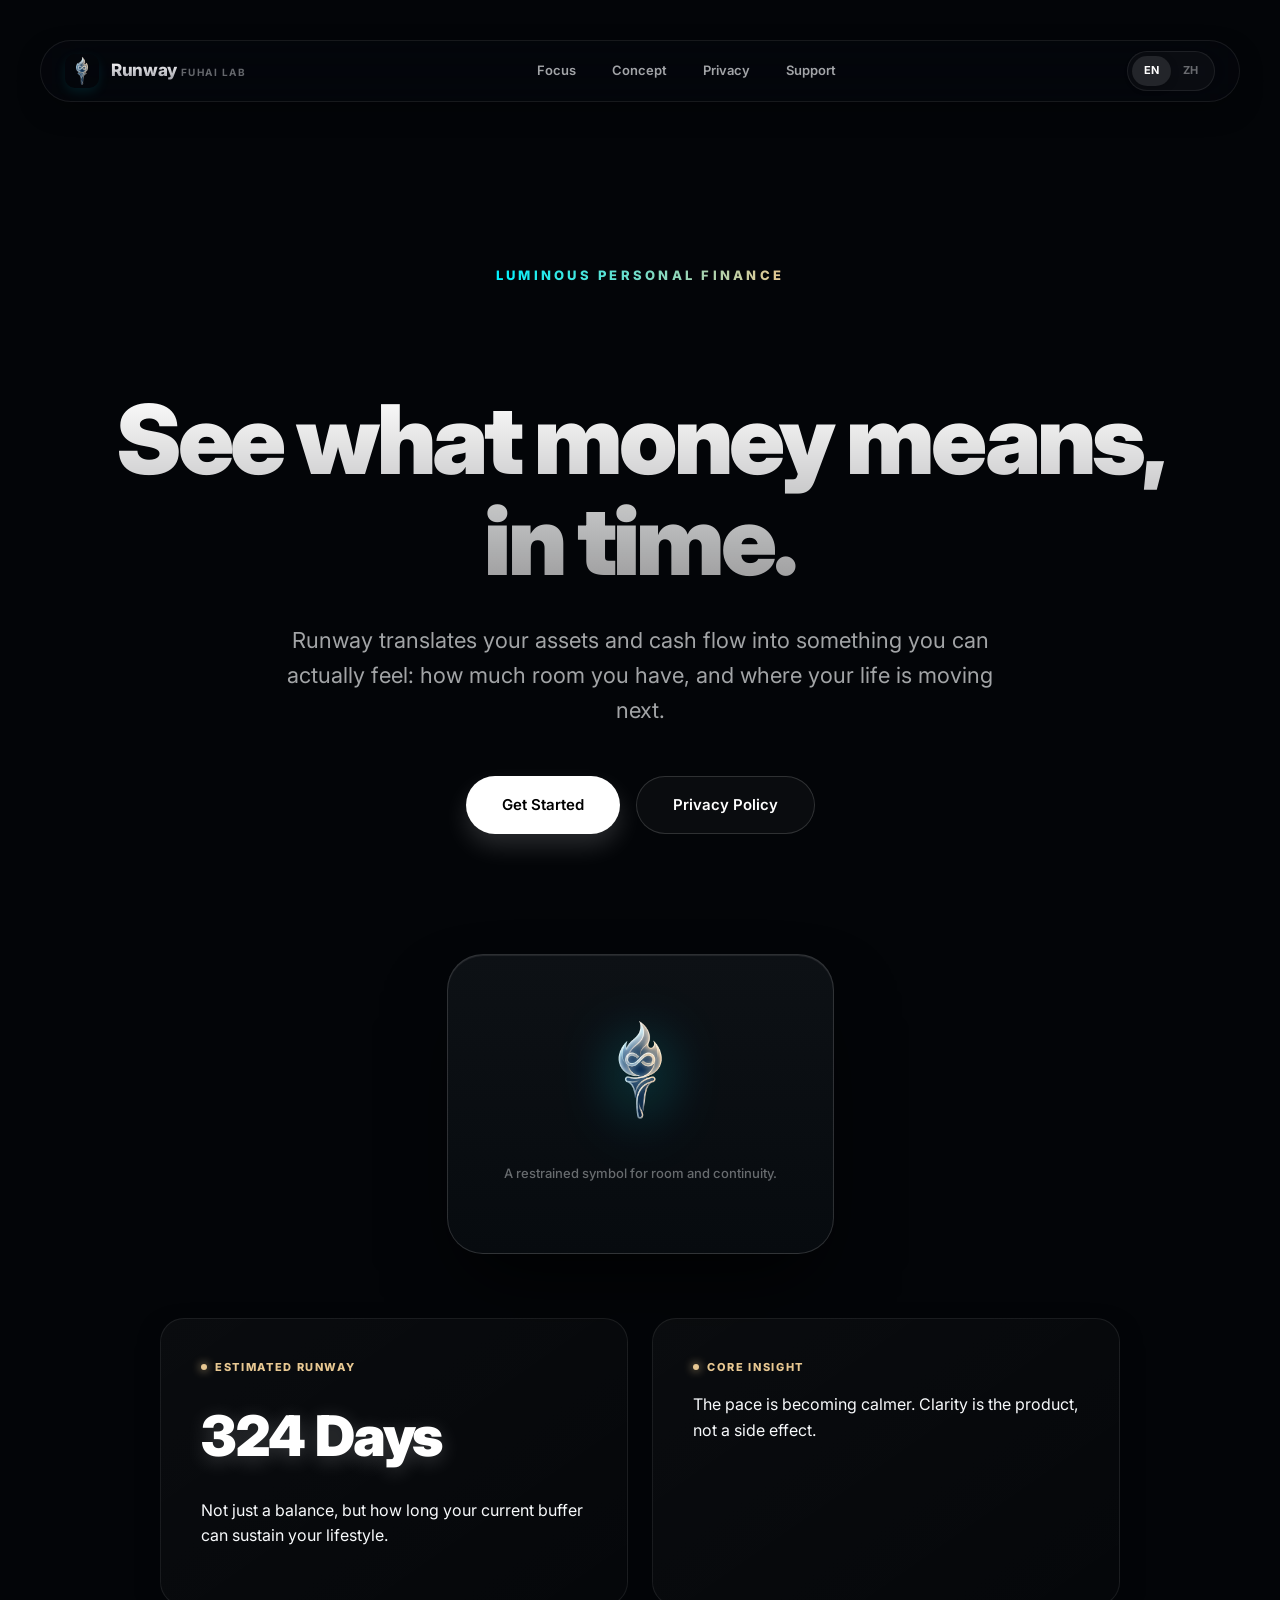
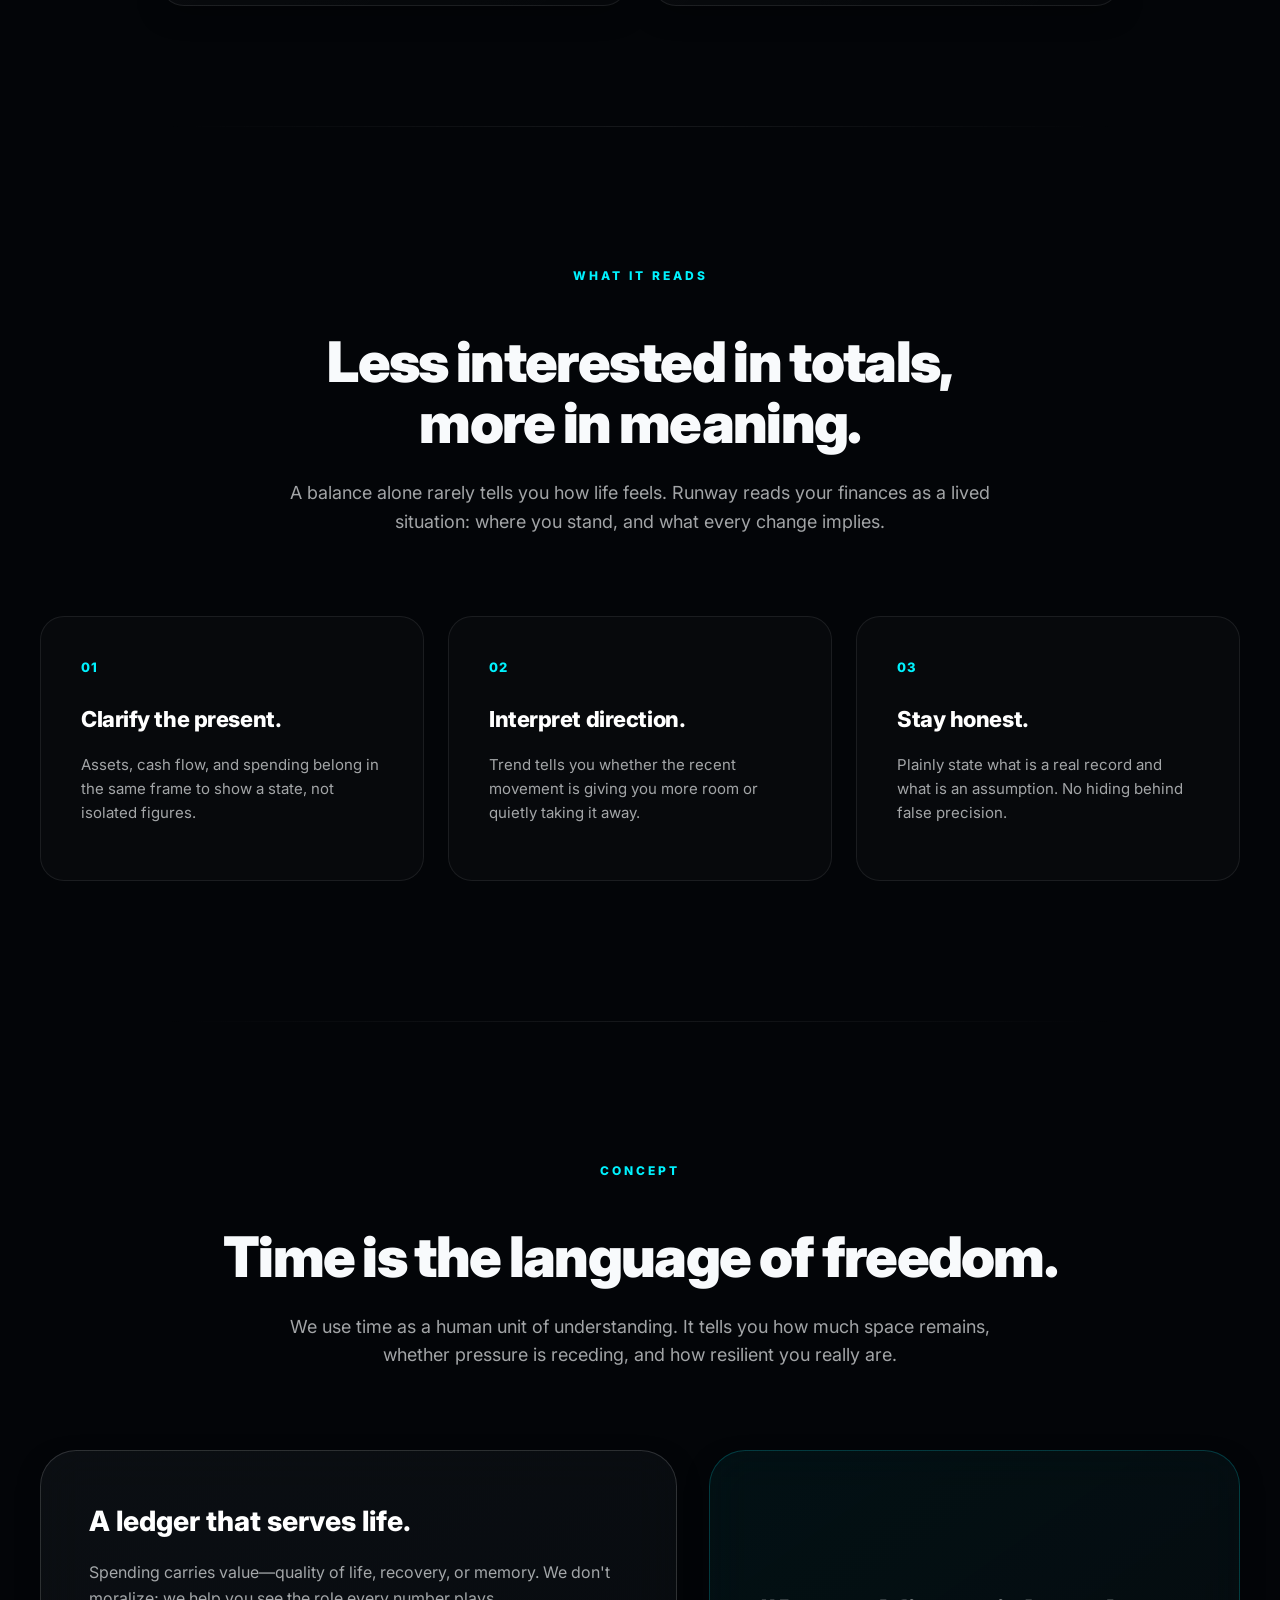
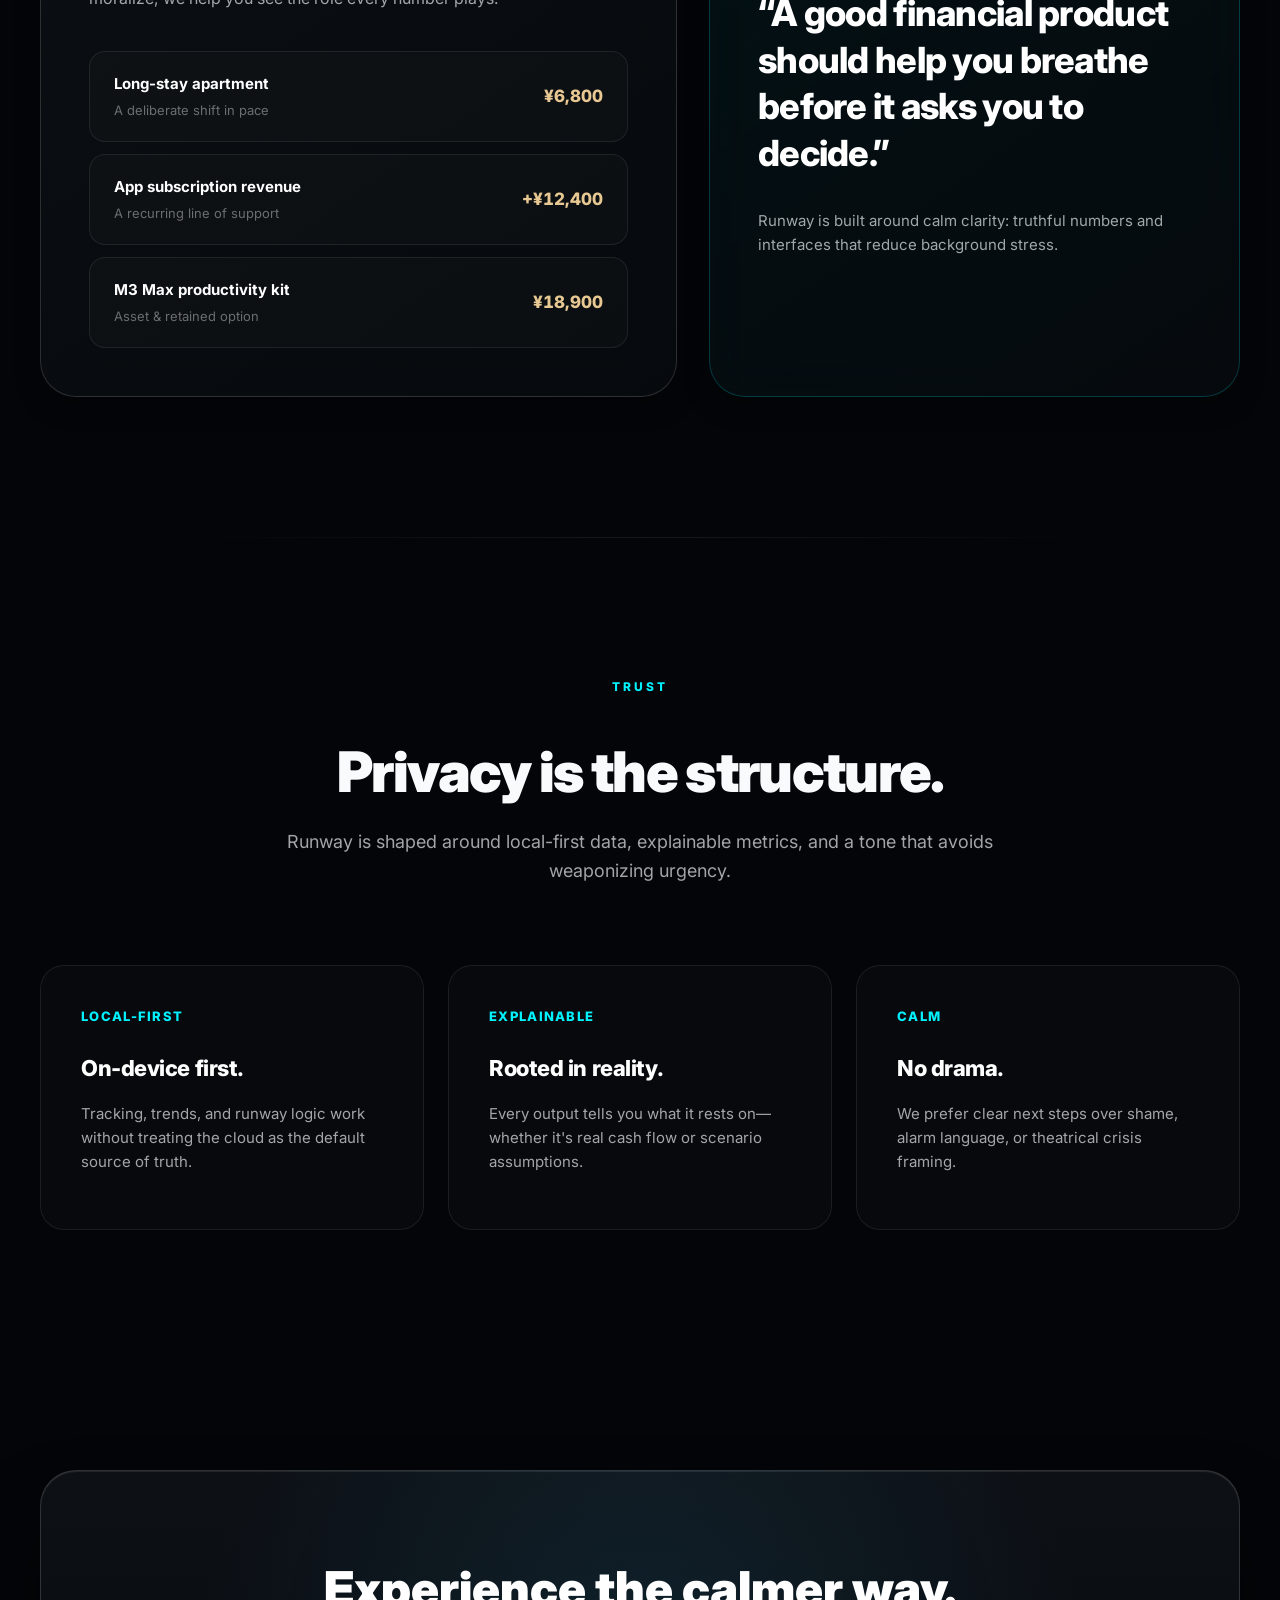
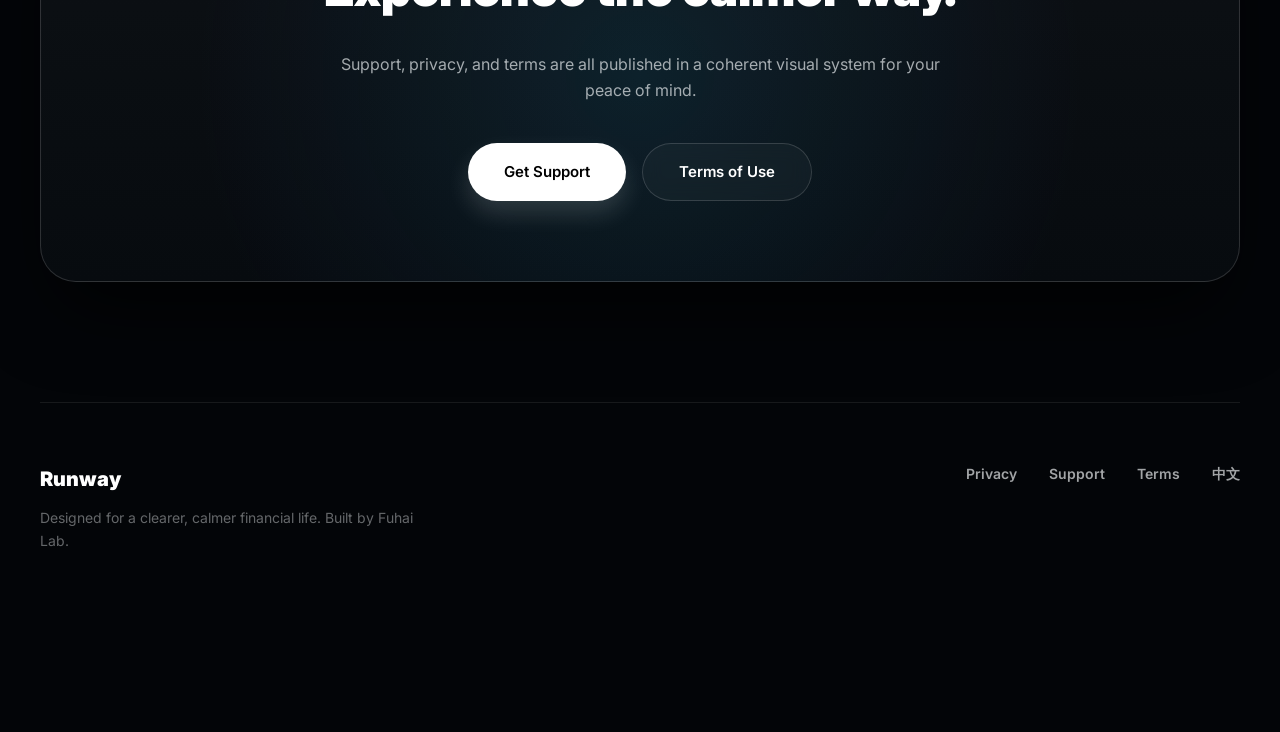
<file: index.html>
<!DOCTYPE html>
<html lang="en">
<head>
  <meta charset="UTF-8">
  <meta name="viewport" content="width=device-width, initial-scale=1.0">
  <title>Runway — Clear your financial state in time.</title>
  <meta name="description" content="Runway translates assets, cash flow, and baseline spending into a clearer sense of time. Calm, private, and local-first personal finance.">
  <link rel="preconnect" href="https://fonts.googleapis.com">
  <link rel="preconnect" href="https://fonts.gstatic.com" crossorigin>
  <link href="https://fonts.googleapis.com/css2?family=Inter:wght@400;500;600;700;800;900&display=swap" rel="stylesheet">
  <link rel="stylesheet" href="/styles.css">
  <link rel="icon" type="image/png" href="/assets/logo77.png">
</head>
<body>
  <div class="bg-glow-1"></div>
  <div class="bg-glow-2"></div>

  <div class="site-shell">
    <header class="site-nav">
      <a class="brand-link" href="/">
        <img class="brand-logo" src="/assets/logo77.png" alt="Runway">
        <div class="brand-copy">
          <span class="brand-name">Runway</span>
          <span class="brand-meta">Fuhai Lab</span>
        </div>
      </a>

      <nav class="nav-links" aria-label="Main navigation">
        <a href="#what-it-reads">Focus</a>
        <a href="#why-time">Concept</a>
        <a href="#trust">Privacy</a>
        <a href="/support/">Support</a>
      </nav>

      <div class="locale-switch">
        <a class="active" href="/">EN</a>
        <a href="/zh/">ZH</a>
      </div>
    </header>

    <main>
      <section class="hero">
        <span class="hero-preface">Luminous Personal Finance</span>
        <h1 class="hero-title">See what money means,<br>in time.</h1>
        <p class="hero-lead">
          Runway translates your assets and cash flow into something you can actually feel: 
          how much room you have, and where your life is moving next.
        </p>
        
        <div class="hero-actions">
          <a class="button primary" href="#what-it-reads">Get Started</a>
          <a class="button secondary" href="/privacy/">Privacy Policy</a>
        </div>

        <div class="hero-stage">
          <div class="logo-anchor">
            <img src="/assets/logo77.png" alt="Runway Logo">
            <p class="logo-caption">A restrained symbol for room and continuity.</p>
          </div>

          <div class="hero-aside">
            <div class="aside-metric">
              <div class="aside-kicker">Estimated Runway</div>
              <strong>324 Days</strong>
              <p>Not just a balance, but how long your current buffer can sustain your lifestyle.</p>
            </div>
            <div class="aside-note">
              <div class="aside-kicker">Core Insight</div>
              <p>The pace is becoming calmer. Clarity is the product, not a side effect.</p>
            </div>
          </div>
        </div>
      </section>

      <div class="content">
        <section class="section" id="what-it-reads">
          <div class="section-head">
            <span class="section-overline">What it reads</span>
            <h2 class="section-title">Less interested in totals,<br>more in meaning.</h2>
            <p class="section-copy">
              A balance alone rarely tells you how life feels. Runway reads your finances as a lived situation: where you stand, and what every change implies.
            </p>
          </div>

          <div class="three-up">
            <article class="feature">
              <span class="feature-index">01</span>
              <h3>Clarify the present.</h3>
              <p>Assets, cash flow, and spending belong in the same frame to show a state, not isolated figures.</p>
            </article>
            <article class="feature">
              <span class="feature-index">02</span>
              <h3>Interpret direction.</h3>
              <p>Trend tells you whether the recent movement is giving you more room or quietly taking it away.</p>
            </article>
            <article class="feature">
              <span class="feature-index">03</span>
              <h3>Stay honest.</h3>
              <p>Plainly state what is a real record and what is an assumption. No hiding behind false precision.</p>
            </article>
          </div>
        </section>

        <section class="section" id="why-time">
          <div class="section-head">
            <span class="section-overline">Concept</span>
            <h2 class="section-title">Time is the language of freedom.</h2>
            <p class="section-copy">
              We use time as a human unit of understanding. It tells you how much space remains, whether pressure is receding, and how resilient you really are.
            </p>
          </div>

          <div class="story-grid">
            <div class="story-panel">
              <h3>A ledger that serves life.</h3>
              <p>Spending carries value—quality of life, recovery, or memory. We don't moralize; we help you see the role every number plays.</p>
              
              <div class="ledger-lines">
                <div class="ledger-row">
                  <div>
                    <span class="ledger-title">Long-stay apartment</span>
                    <span class="ledger-note">A deliberate shift in pace</span>
                  </div>
                  <span class="ledger-value">¥6,800</span>
                </div>
                <div class="ledger-row">
                  <div>
                    <span class="ledger-title">App subscription revenue</span>
                    <span class="ledger-note">A recurring line of support</span>
                  </div>
                  <span class="ledger-value">+¥12,400</span>
                </div>
                <div class="ledger-row">
                  <div>
                    <span class="ledger-title">M3 Max productivity kit</span>
                    <span class="ledger-note">Asset & retained option</span>
                  </div>
                  <span class="ledger-value">¥18,900</span>
                </div>
              </div>
            </div>

            <aside class="quote-panel">
              <blockquote>
                “A good financial product should help you breathe before it asks you to decide.”
              </blockquote>
              <footer>
                Runway is built around calm clarity: truthful numbers and interfaces that reduce background stress.
              </footer>
            </aside>
          </div>
        </section>

        <section class="section" id="trust">
          <div class="section-head">
            <span class="section-overline">Trust</span>
            <h2 class="section-title">Privacy is the structure.</h2>
            <p class="section-copy">
              Runway is shaped around local-first data, explainable metrics, and a tone that avoids weaponizing urgency.
            </p>
          </div>

          <div class="three-up">
            <article class="feature">
              <span class="feature-index">LOCAL-FIRST</span>
              <h3>On-device first.</h3>
              <p>Tracking, trends, and runway logic work without treating the cloud as the default source of truth.</p>
            </article>
            <article class="feature">
              <span class="feature-index">EXPLAINABLE</span>
              <h3>Rooted in reality.</h3>
              <p>Every output tells you what it rests on—whether it's real cash flow or scenario assumptions.</p>
            </article>
            <article class="feature">
              <span class="feature-index">CALM</span>
              <h3>No drama.</h3>
              <p>We prefer clear next steps over shame, alarm language, or theatrical crisis framing.</p>
            </article>
          </div>
        </section>

        <section class="cta-panel">
          <h2>Experience the calmer way.</h2>
          <p>Support, privacy, and terms are all published in a coherent visual system for your peace of mind.</p>
          <div class="cta-actions">
            <a class="button primary" href="/support/">Get Support</a>
            <a class="button secondary" href="/terms/">Terms of Use</a>
          </div>
        </section>
      </div>
    </main>

    <footer class="site-footer">
      <div class="footer-brand">
        <strong>Runway</strong>
        <div>Designed for a clearer, calmer financial life. Built by Fuhai Lab.</div>
      </div>
      <div class="footer-links">
        <a href="/privacy/">Privacy</a>
        <a href="/support/">Support</a>
        <a href="/terms/">Terms</a>
        <a href="/zh/">中文</a>
      </div>
    </footer>
  </div>

<script>
  document.addEventListener('DOMContentLoaded', () => {
    const observer = new IntersectionObserver((entries) => {
      entries.forEach(entry => {
        if (entry.isIntersecting) {
          entry.target.classList.add('active');
        }
      });
    }, { threshold: 0.1, rootMargin: "0px 0px -50px 0px" });

    document.querySelectorAll('.section-head, .feature, .story-panel, .quote-panel, .cta-panel').forEach((el) => {
      el.classList.add('reveal');
      observer.observe(el);
    });
  });
</script>
</body>

</html>
</file>
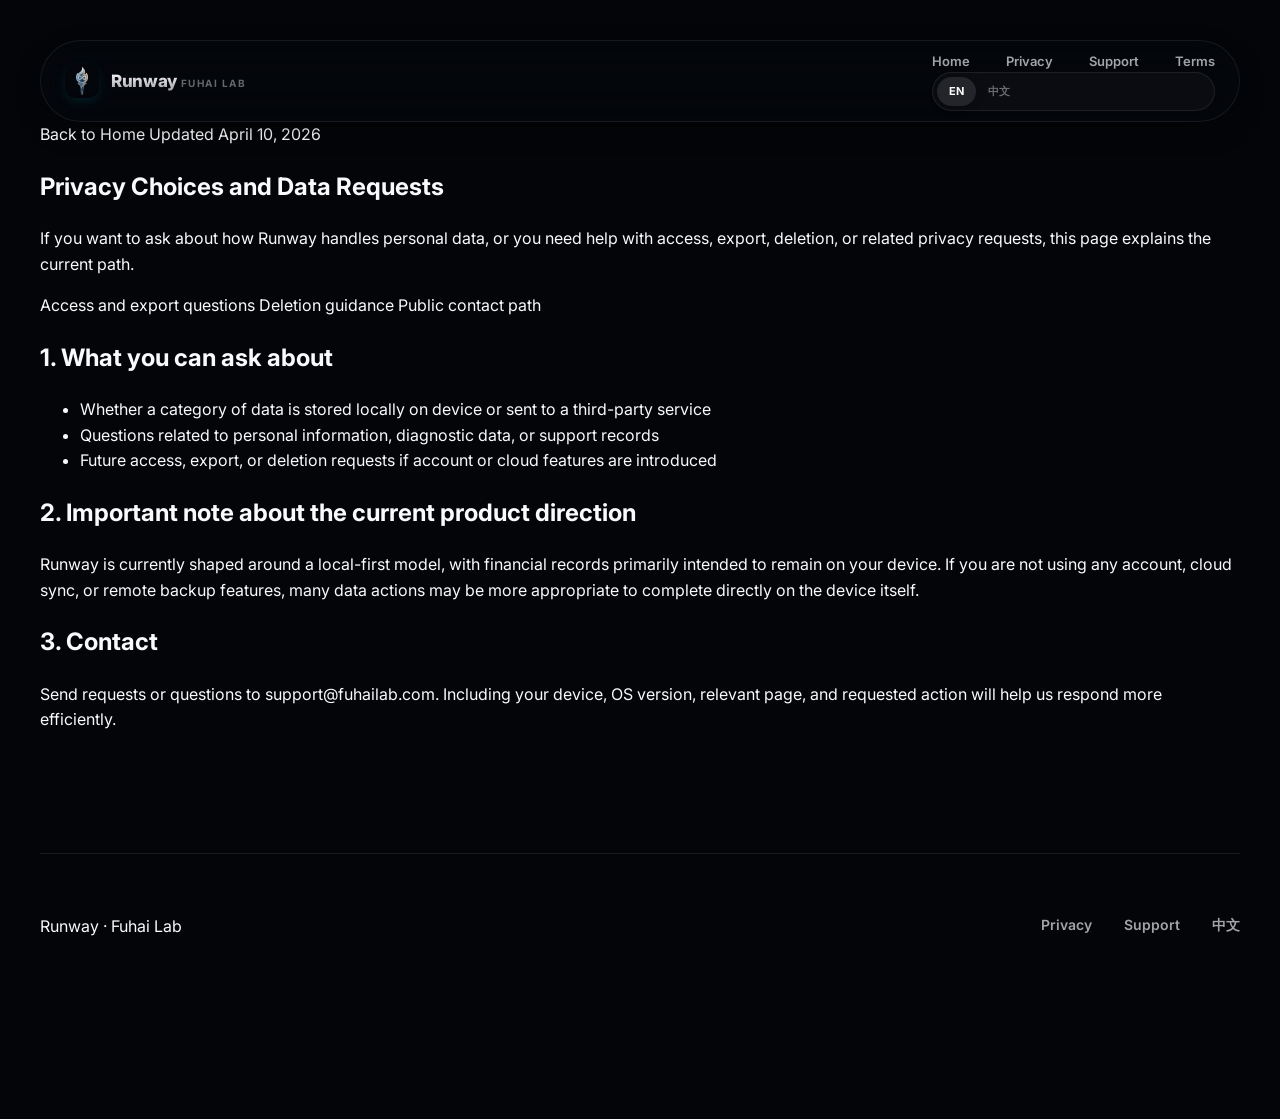
<file: privacy-choices/index.html>
<!DOCTYPE html>
<html lang="en">
<head>
  <meta charset="UTF-8">
  <meta name="viewport" content="width=device-width, initial-scale=1.0">
  <title>Runway Privacy Choices and Data Requests</title>
  <meta
    name="description"
    content="How to contact Fuhai Lab about data access, export, deletion, and privacy-related questions for Runway."
  >
    <link rel="preconnect" href="https://fonts.googleapis.com">
  <link rel="preconnect" href="https://fonts.gstatic.com" crossorigin>
  <link href="https://fonts.googleapis.com/css2?family=Inter:wght@400;500;600;700;800;900&display=swap" rel="stylesheet">
  <link rel="stylesheet" href="/styles.css">
</head>
<body class="legal-page">
  <div class="bg-glow-1"></div>
  <div class="bg-glow-2"></div>

  <div class="site-shell">
    <header class="site-nav">
      <a class="brand-link" href="/">
        <img class="brand-logo" src="/assets/logo77.png" alt="Runway logo">
        <span class="brand-copy">
          <span class="brand-name">Runway</span>
          <span class="brand-meta">Fuhai Lab</span>
        </span>
      </a>
      <div class="nav-cluster">
        <nav class="nav-links" aria-label="Main navigation">
          <a href="/">Home</a>
          <a href="/privacy/">Privacy</a>
          <a href="/support/">Support</a>
          <a href="/terms/">Terms</a>
        </nav>
        <div class="locale-switch" aria-label="Language switch">
          <a class="active" href="/privacy-choices/">EN</a>
          <a href="/zh/privacy-choices/">中文</a>
        </div>
      </div>
    </header>

    <main class="legal-shell">
      <div class="legal-top">
        <a class="back-link" href="/">Back to Home</a>
        <span>Updated April 10, 2026</span>
      </div>

      <section class="legal-intro">
        <h1>Privacy Choices and Data Requests</h1>
        <p>
          If you want to ask about how Runway handles personal data, or you need help with access, export, deletion, or related privacy requests, this page explains the current path.
        </p>
        <div class="legal-summary">
          <span class="summary-chip">Access and export questions</span>
          <span class="summary-chip">Deletion guidance</span>
          <span class="summary-chip">Public contact path</span>
        </div>
      </section>

      <div class="legal-stack">
        <section class="legal-section">
          <h2>1. What you can ask about</h2>
          <ul>
            <li>Whether a category of data is stored locally on device or sent to a third-party service</li>
            <li>Questions related to personal information, diagnostic data, or support records</li>
            <li>Future access, export, or deletion requests if account or cloud features are introduced</li>
          </ul>
        </section>

        <section class="legal-section">
          <h2>2. Important note about the current product direction</h2>
          <p>
            Runway is currently shaped around a local-first model, with financial records primarily intended to remain on your device. If you are not using any account, cloud sync, or remote backup features, many data actions may be more appropriate to complete directly on the device itself.
          </p>
        </section>

        <section class="legal-section">
          <h2>3. Contact</h2>
          <p>
            Send requests or questions to
            <a class="email-link" href="mailto:support@fuhailab.com">support@fuhailab.com</a>.
            Including your device, OS version, relevant page, and requested action will help us respond more efficiently.
          </p>
        </section>
      </div>
    </main>

    <footer class="site-footer">
      <div class="footer-brand">Runway · Fuhai Lab</div>
      <div class="footer-links">
        <a href="/privacy/">Privacy</a>
        <a href="/support/">Support</a>
        <a href="/zh/privacy-choices/">中文</a>
      </div>
    </footer>
  </div>
</body>
</html>
</file>
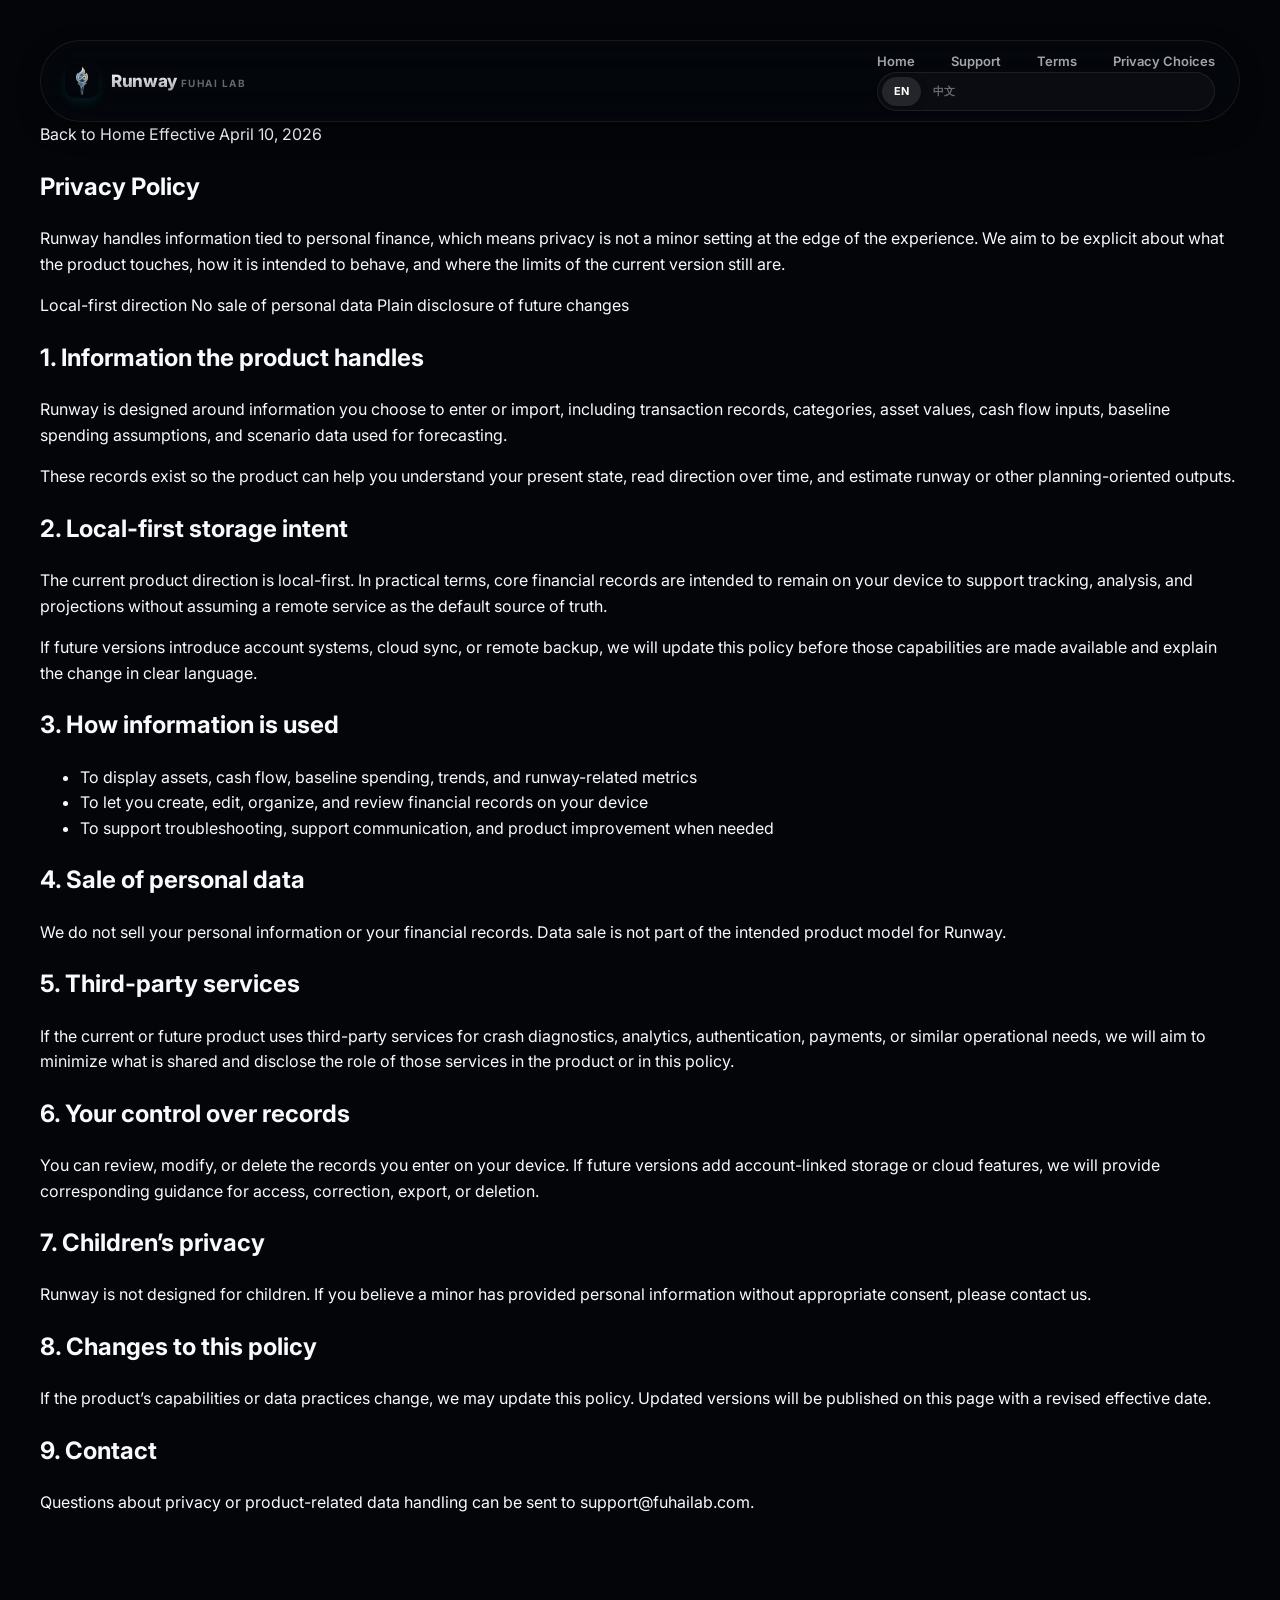
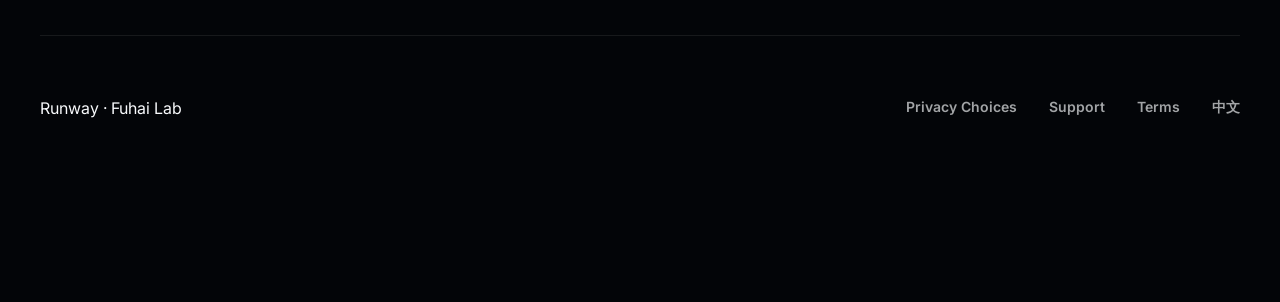
<file: privacy/index.html>
<!DOCTYPE html>
<html lang="en">
<head>
  <meta charset="UTF-8">
  <meta name="viewport" content="width=device-width, initial-scale=1.0">
  <title>Runway Privacy Policy</title>
  <meta
    name="description"
    content="Runway privacy policy explaining the data the product handles, local-first storage intent, third-party disclosure, and how to contact Fuhai Lab."
  >
    <link rel="preconnect" href="https://fonts.googleapis.com">
  <link rel="preconnect" href="https://fonts.gstatic.com" crossorigin>
  <link href="https://fonts.googleapis.com/css2?family=Inter:wght@400;500;600;700;800;900&display=swap" rel="stylesheet">
  <link rel="stylesheet" href="/styles.css">
</head>
<body class="legal-page">
  <div class="bg-glow-1"></div>
  <div class="bg-glow-2"></div>

  <div class="site-shell">
    <header class="site-nav">
      <a class="brand-link" href="/">
        <img class="brand-logo" src="/assets/logo77.png" alt="Runway logo">
        <span class="brand-copy">
          <span class="brand-name">Runway</span>
          <span class="brand-meta">Fuhai Lab</span>
        </span>
      </a>
      <div class="nav-cluster">
        <nav class="nav-links" aria-label="Main navigation">
          <a href="/">Home</a>
          <a href="/support/">Support</a>
          <a href="/terms/">Terms</a>
          <a href="/privacy-choices/">Privacy Choices</a>
        </nav>
        <div class="locale-switch" aria-label="Language switch">
          <a class="active" href="/privacy/">EN</a>
          <a href="/zh/privacy/">中文</a>
        </div>
      </div>
    </header>

    <main class="legal-shell">
      <div class="legal-top">
        <a class="back-link" href="/">Back to Home</a>
        <span>Effective April 10, 2026</span>
      </div>

      <section class="legal-intro">
        <h1>Privacy Policy</h1>
        <p>
          Runway handles information tied to personal finance, which means privacy is not a minor setting at the edge of the experience.
          We aim to be explicit about what the product touches, how it is intended to behave, and where the limits of the current version still are.
        </p>
        <div class="legal-summary">
          <span class="summary-chip">Local-first direction</span>
          <span class="summary-chip">No sale of personal data</span>
          <span class="summary-chip">Plain disclosure of future changes</span>
        </div>
      </section>

      <div class="legal-stack">
        <section class="legal-section">
          <h2>1. Information the product handles</h2>
          <p>
            Runway is designed around information you choose to enter or import, including transaction records, categories, asset values, cash flow inputs, baseline spending assumptions, and scenario data used for forecasting.
          </p>
          <p>
            These records exist so the product can help you understand your present state, read direction over time, and estimate runway or other planning-oriented outputs.
          </p>
        </section>

        <section class="legal-section">
          <h2>2. Local-first storage intent</h2>
          <p>
            The current product direction is local-first. In practical terms, core financial records are intended to remain on your device to support tracking, analysis, and projections without assuming a remote service as the default source of truth.
          </p>
          <p>
            If future versions introduce account systems, cloud sync, or remote backup, we will update this policy before those capabilities are made available and explain the change in clear language.
          </p>
        </section>

        <section class="legal-section">
          <h2>3. How information is used</h2>
          <ul>
            <li>To display assets, cash flow, baseline spending, trends, and runway-related metrics</li>
            <li>To let you create, edit, organize, and review financial records on your device</li>
            <li>To support troubleshooting, support communication, and product improvement when needed</li>
          </ul>
        </section>

        <section class="legal-section">
          <h2>4. Sale of personal data</h2>
          <p>
            We do not sell your personal information or your financial records. Data sale is not part of the intended product model for Runway.
          </p>
        </section>

        <section class="legal-section">
          <h2>5. Third-party services</h2>
          <p>
            If the current or future product uses third-party services for crash diagnostics, analytics, authentication, payments, or similar operational needs, we will aim to minimize what is shared and disclose the role of those services in the product or in this policy.
          </p>
        </section>

        <section class="legal-section">
          <h2>6. Your control over records</h2>
          <p>
            You can review, modify, or delete the records you enter on your device. If future versions add account-linked storage or cloud features, we will provide corresponding guidance for access, correction, export, or deletion.
          </p>
        </section>

        <section class="legal-section">
          <h2>7. Children’s privacy</h2>
          <p>
            Runway is not designed for children. If you believe a minor has provided personal information without appropriate consent, please contact us.
          </p>
        </section>

        <section class="legal-section">
          <h2>8. Changes to this policy</h2>
          <p>
            If the product’s capabilities or data practices change, we may update this policy. Updated versions will be published on this page with a revised effective date.
          </p>
        </section>

        <section class="legal-section">
          <h2>9. Contact</h2>
          <p>
            Questions about privacy or product-related data handling can be sent to
            <a class="email-link" href="mailto:support@fuhailab.com">support@fuhailab.com</a>.
          </p>
        </section>
      </div>
    </main>

    <footer class="site-footer">
      <div class="footer-brand">Runway · Fuhai Lab</div>
      <div class="footer-links">
        <a href="/privacy-choices/">Privacy Choices</a>
        <a href="/support/">Support</a>
        <a href="/terms/">Terms</a>
        <a href="/zh/privacy/">中文</a>
      </div>
    </footer>
  </div>
</body>
</html>
</file>
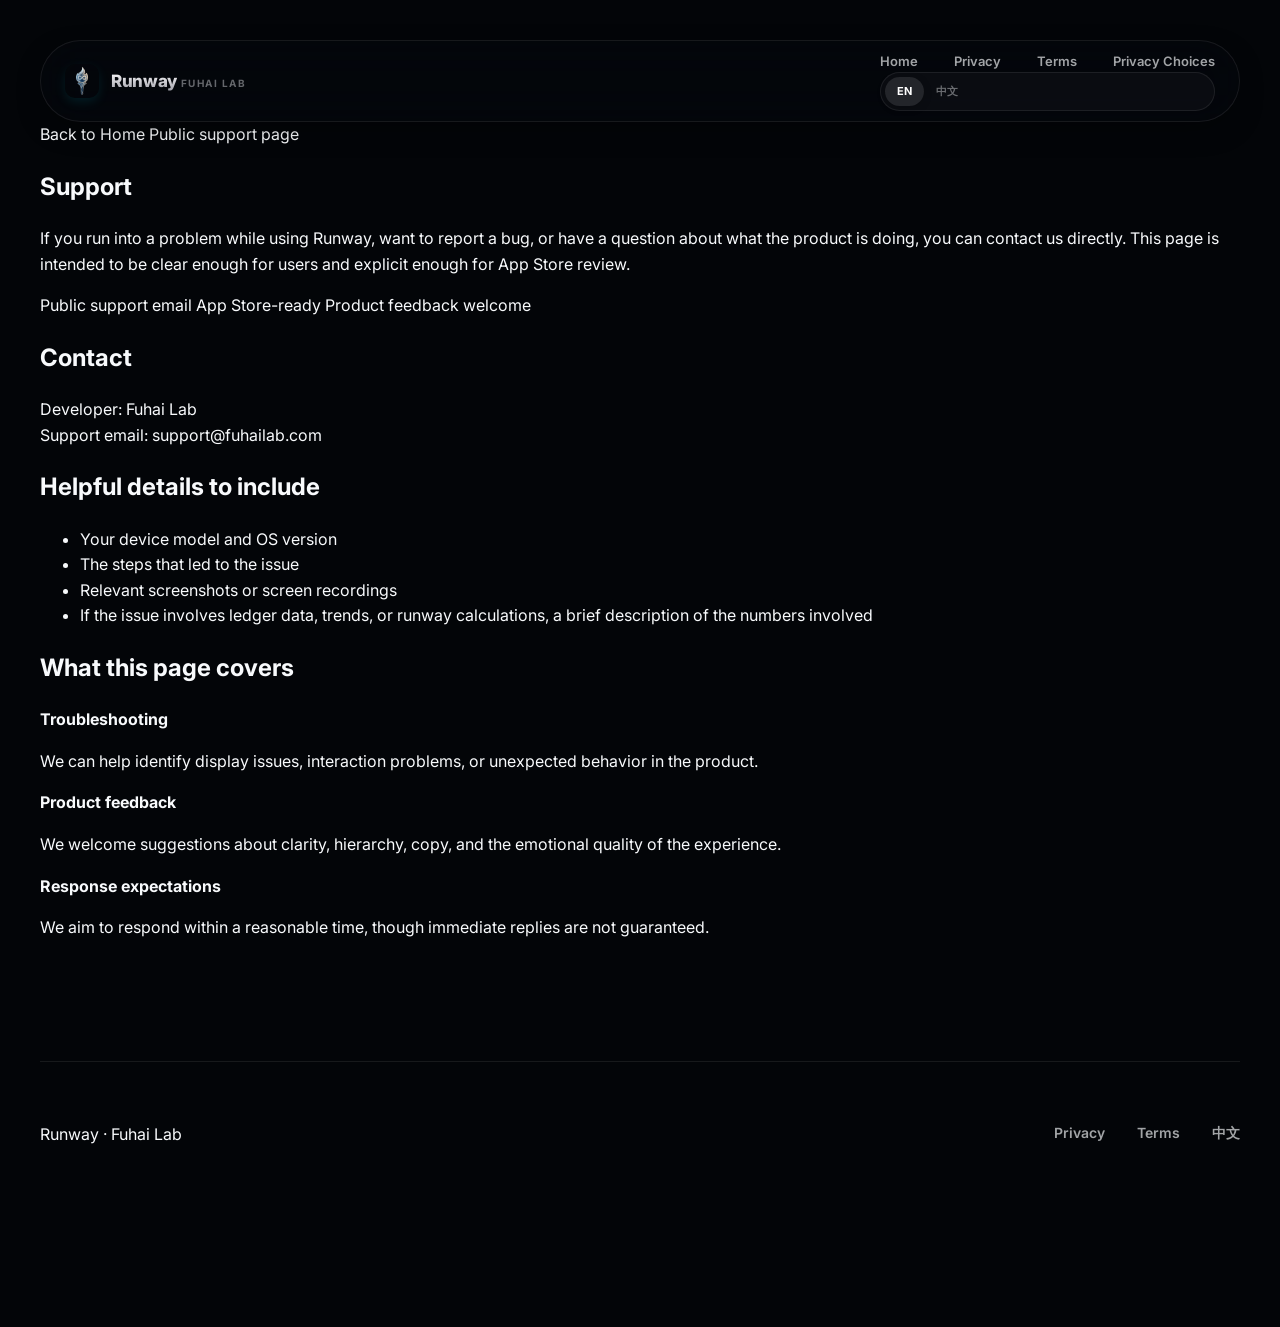
<file: support/index.html>
<!DOCTYPE html>
<html lang="en">
<head>
  <meta charset="UTF-8">
  <meta name="viewport" content="width=device-width, initial-scale=1.0">
  <title>Runway Support</title>
  <meta
    name="description"
    content="Runway support page with a public support email, issue-reporting guidance, and clear App Store-facing contact details."
  >
    <link rel="preconnect" href="https://fonts.googleapis.com">
  <link rel="preconnect" href="https://fonts.gstatic.com" crossorigin>
  <link href="https://fonts.googleapis.com/css2?family=Inter:wght@400;500;600;700;800;900&display=swap" rel="stylesheet">
  <link rel="stylesheet" href="/styles.css">
</head>
<body class="legal-page">
  <div class="bg-glow-1"></div>
  <div class="bg-glow-2"></div>

  <div class="site-shell">
    <header class="site-nav">
      <a class="brand-link" href="/">
        <img class="brand-logo" src="/assets/logo77.png" alt="Runway logo">
        <span class="brand-copy">
          <span class="brand-name">Runway</span>
          <span class="brand-meta">Fuhai Lab</span>
        </span>
      </a>
      <div class="nav-cluster">
        <nav class="nav-links" aria-label="Main navigation">
          <a href="/">Home</a>
          <a href="/privacy/">Privacy</a>
          <a href="/terms/">Terms</a>
          <a href="/privacy-choices/">Privacy Choices</a>
        </nav>
        <div class="locale-switch" aria-label="Language switch">
          <a class="active" href="/support/">EN</a>
          <a href="/zh/support/">中文</a>
        </div>
      </div>
    </header>

    <main class="legal-shell">
      <div class="legal-top">
        <a class="back-link" href="/">Back to Home</a>
        <span>Public support page</span>
      </div>

      <section class="legal-intro">
        <h1>Support</h1>
        <p>
          If you run into a problem while using Runway, want to report a bug, or have a question about what the product is doing, you can contact us directly. This page is intended to be clear enough for users and explicit enough for App Store review.
        </p>
        <div class="legal-summary">
          <span class="summary-chip">Public support email</span>
          <span class="summary-chip">App Store-ready</span>
          <span class="summary-chip">Product feedback welcome</span>
        </div>
      </section>

      <div class="support-grid">
        <section class="support-card">
          <h2>Contact</h2>
          <p>
            Developer: Fuhai Lab
            <br>
            Support email:
            <a class="email-link" href="mailto:support@fuhailab.com">support@fuhailab.com</a>
          </p>

          <h2>Helpful details to include</h2>
          <ul>
            <li>Your device model and OS version</li>
            <li>The steps that led to the issue</li>
            <li>Relevant screenshots or screen recordings</li>
            <li>If the issue involves ledger data, trends, or runway calculations, a brief description of the numbers involved</li>
          </ul>
        </section>

        <aside class="support-card">
          <h2>What this page covers</h2>
          <div class="meta-list">
            <div class="meta-item">
              <strong>Troubleshooting</strong>
              <p>We can help identify display issues, interaction problems, or unexpected behavior in the product.</p>
            </div>
            <div class="meta-item">
              <strong>Product feedback</strong>
              <p>We welcome suggestions about clarity, hierarchy, copy, and the emotional quality of the experience.</p>
            </div>
            <div class="meta-item">
              <strong>Response expectations</strong>
              <p>We aim to respond within a reasonable time, though immediate replies are not guaranteed.</p>
            </div>
          </div>
        </aside>
      </div>
    </main>

    <footer class="site-footer">
      <div class="footer-brand">Runway · Fuhai Lab</div>
      <div class="footer-links">
        <a href="/privacy/">Privacy</a>
        <a href="/terms/">Terms</a>
        <a href="/zh/support/">中文</a>
      </div>
    </footer>
  </div>
</body>
</html>
</file>
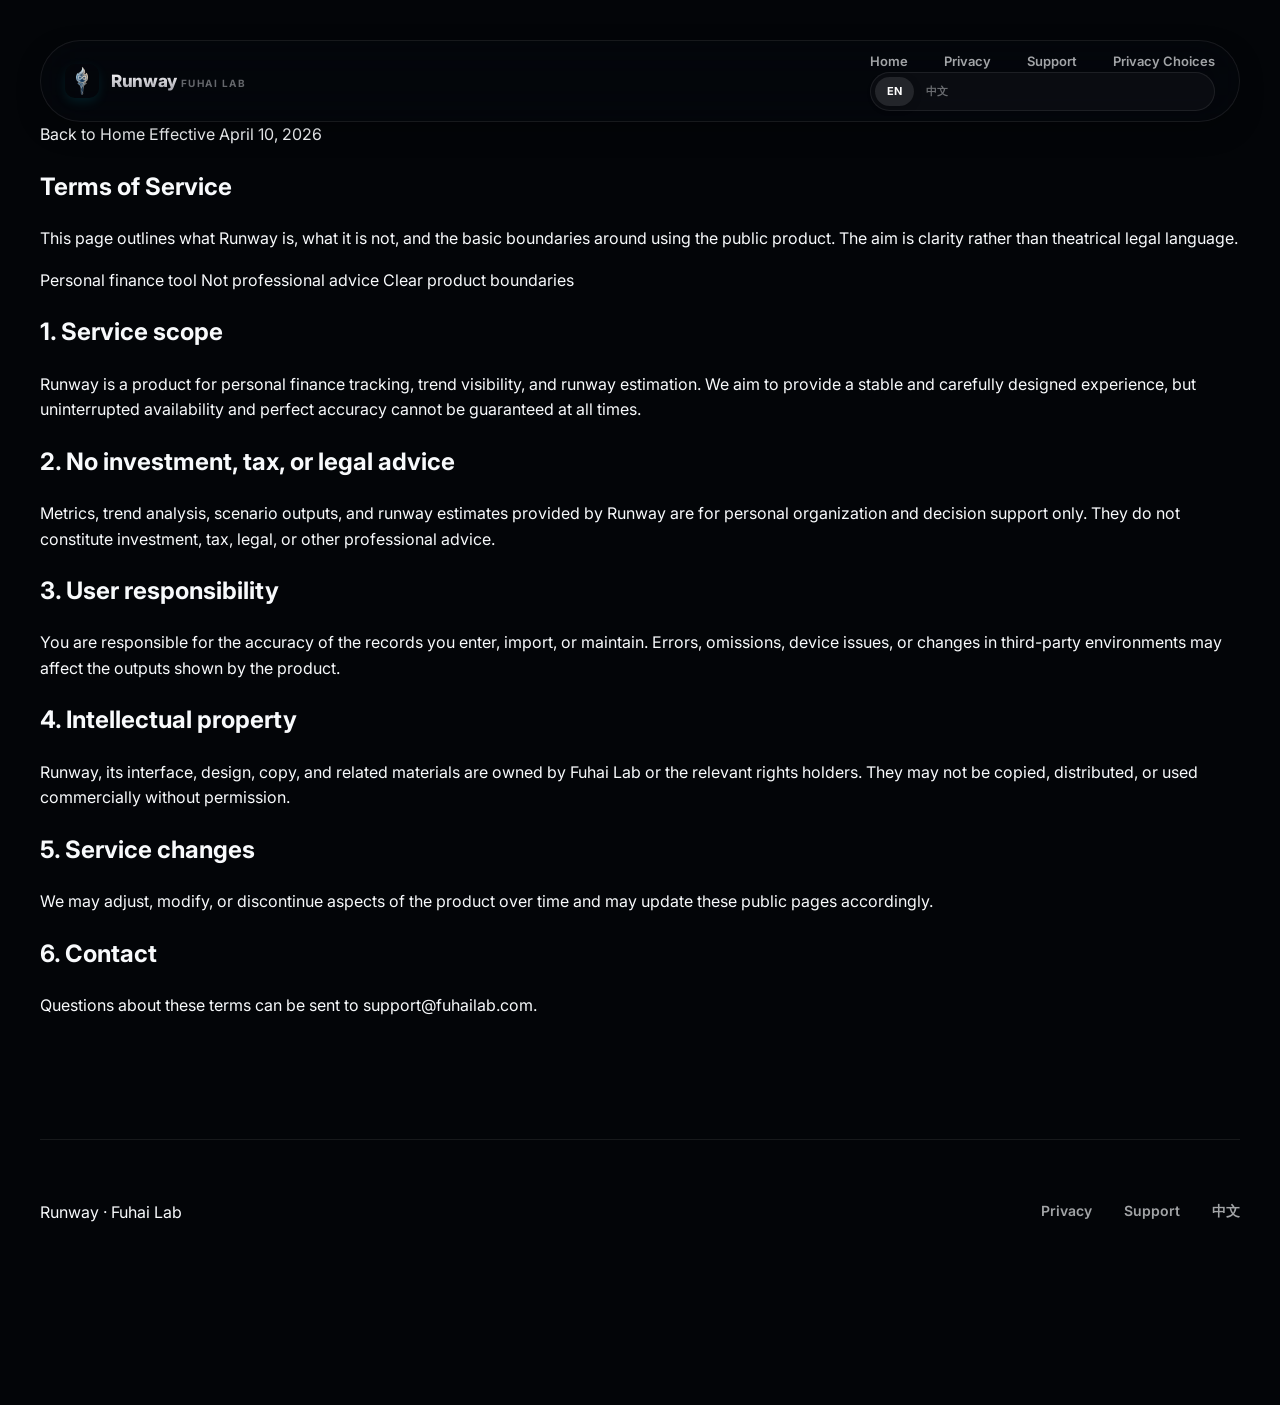
<file: terms/index.html>
<!DOCTYPE html>
<html lang="en">
<head>
  <meta charset="UTF-8">
  <meta name="viewport" content="width=device-width, initial-scale=1.0">
  <title>Runway Terms of Service</title>
  <meta
    name="description"
    content="Runway terms of service covering service scope, responsibility, non-advisory status, and contact information."
  >
    <link rel="preconnect" href="https://fonts.googleapis.com">
  <link rel="preconnect" href="https://fonts.gstatic.com" crossorigin>
  <link href="https://fonts.googleapis.com/css2?family=Inter:wght@400;500;600;700;800;900&display=swap" rel="stylesheet">
  <link rel="stylesheet" href="/styles.css">
</head>
<body class="legal-page">
  <div class="bg-glow-1"></div>
  <div class="bg-glow-2"></div>

  <div class="site-shell">
    <header class="site-nav">
      <a class="brand-link" href="/">
        <img class="brand-logo" src="/assets/logo77.png" alt="Runway logo">
        <span class="brand-copy">
          <span class="brand-name">Runway</span>
          <span class="brand-meta">Fuhai Lab</span>
        </span>
      </a>
      <div class="nav-cluster">
        <nav class="nav-links" aria-label="Main navigation">
          <a href="/">Home</a>
          <a href="/privacy/">Privacy</a>
          <a href="/support/">Support</a>
          <a href="/privacy-choices/">Privacy Choices</a>
        </nav>
        <div class="locale-switch" aria-label="Language switch">
          <a class="active" href="/terms/">EN</a>
          <a href="/zh/terms/">中文</a>
        </div>
      </div>
    </header>

    <main class="legal-shell">
      <div class="legal-top">
        <a class="back-link" href="/">Back to Home</a>
        <span>Effective April 10, 2026</span>
      </div>

      <section class="legal-intro">
        <h1>Terms of Service</h1>
        <p>
          This page outlines what Runway is, what it is not, and the basic boundaries around using the public product. The aim is clarity rather than theatrical legal language.
        </p>
        <div class="legal-summary">
          <span class="summary-chip">Personal finance tool</span>
          <span class="summary-chip">Not professional advice</span>
          <span class="summary-chip">Clear product boundaries</span>
        </div>
      </section>

      <div class="legal-stack">
        <section class="legal-section">
          <h2>1. Service scope</h2>
          <p>
            Runway is a product for personal finance tracking, trend visibility, and runway estimation. We aim to provide a stable and carefully designed experience, but uninterrupted availability and perfect accuracy cannot be guaranteed at all times.
          </p>
        </section>

        <section class="legal-section">
          <h2>2. No investment, tax, or legal advice</h2>
          <p>
            Metrics, trend analysis, scenario outputs, and runway estimates provided by Runway are for personal organization and decision support only. They do not constitute investment, tax, legal, or other professional advice.
          </p>
        </section>

        <section class="legal-section">
          <h2>3. User responsibility</h2>
          <p>
            You are responsible for the accuracy of the records you enter, import, or maintain. Errors, omissions, device issues, or changes in third-party environments may affect the outputs shown by the product.
          </p>
        </section>

        <section class="legal-section">
          <h2>4. Intellectual property</h2>
          <p>
            Runway, its interface, design, copy, and related materials are owned by Fuhai Lab or the relevant rights holders. They may not be copied, distributed, or used commercially without permission.
          </p>
        </section>

        <section class="legal-section">
          <h2>5. Service changes</h2>
          <p>
            We may adjust, modify, or discontinue aspects of the product over time and may update these public pages accordingly.
          </p>
        </section>

        <section class="legal-section">
          <h2>6. Contact</h2>
          <p>
            Questions about these terms can be sent to
            <a class="email-link" href="mailto:support@fuhailab.com">support@fuhailab.com</a>.
          </p>
        </section>
      </div>
    </main>

    <footer class="site-footer">
      <div class="footer-brand">Runway · Fuhai Lab</div>
      <div class="footer-links">
        <a href="/privacy/">Privacy</a>
        <a href="/support/">Support</a>
        <a href="/zh/terms/">中文</a>
      </div>
    </footer>
  </div>
</body>
</html>
</file>
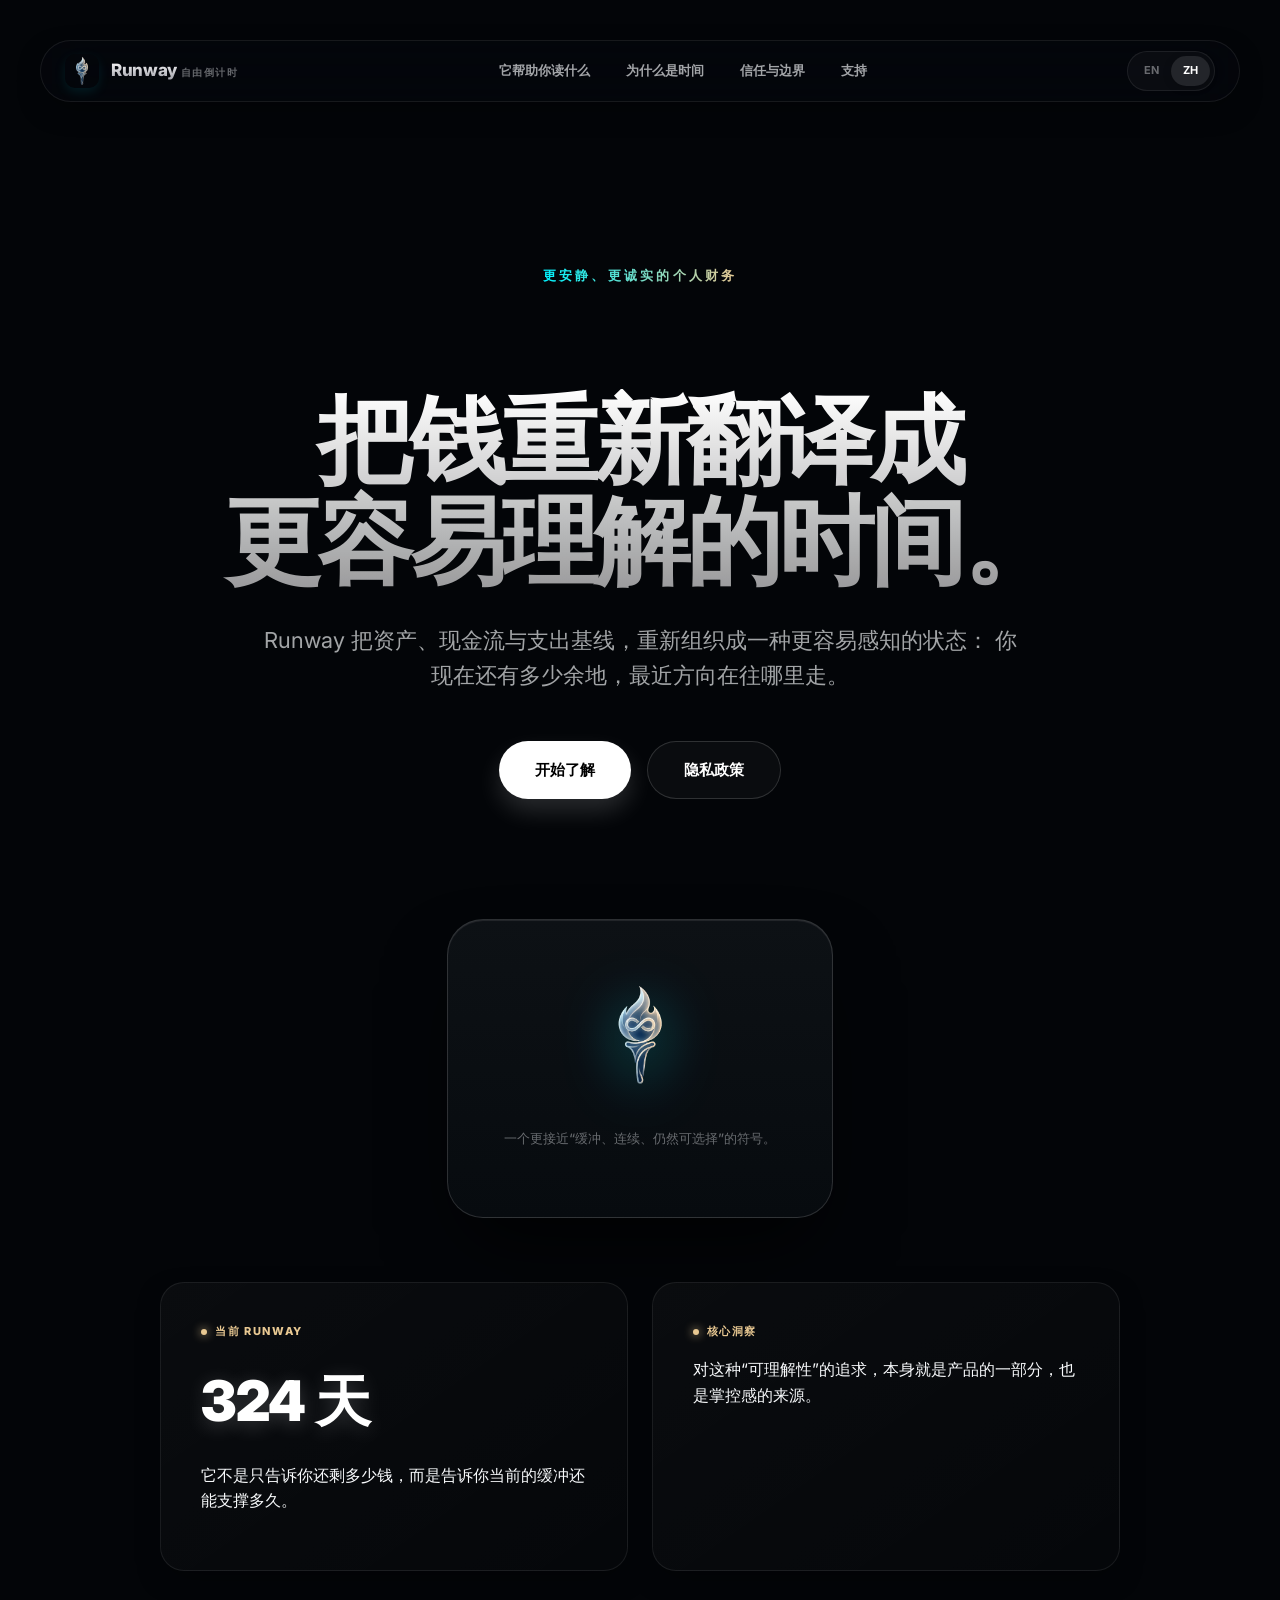
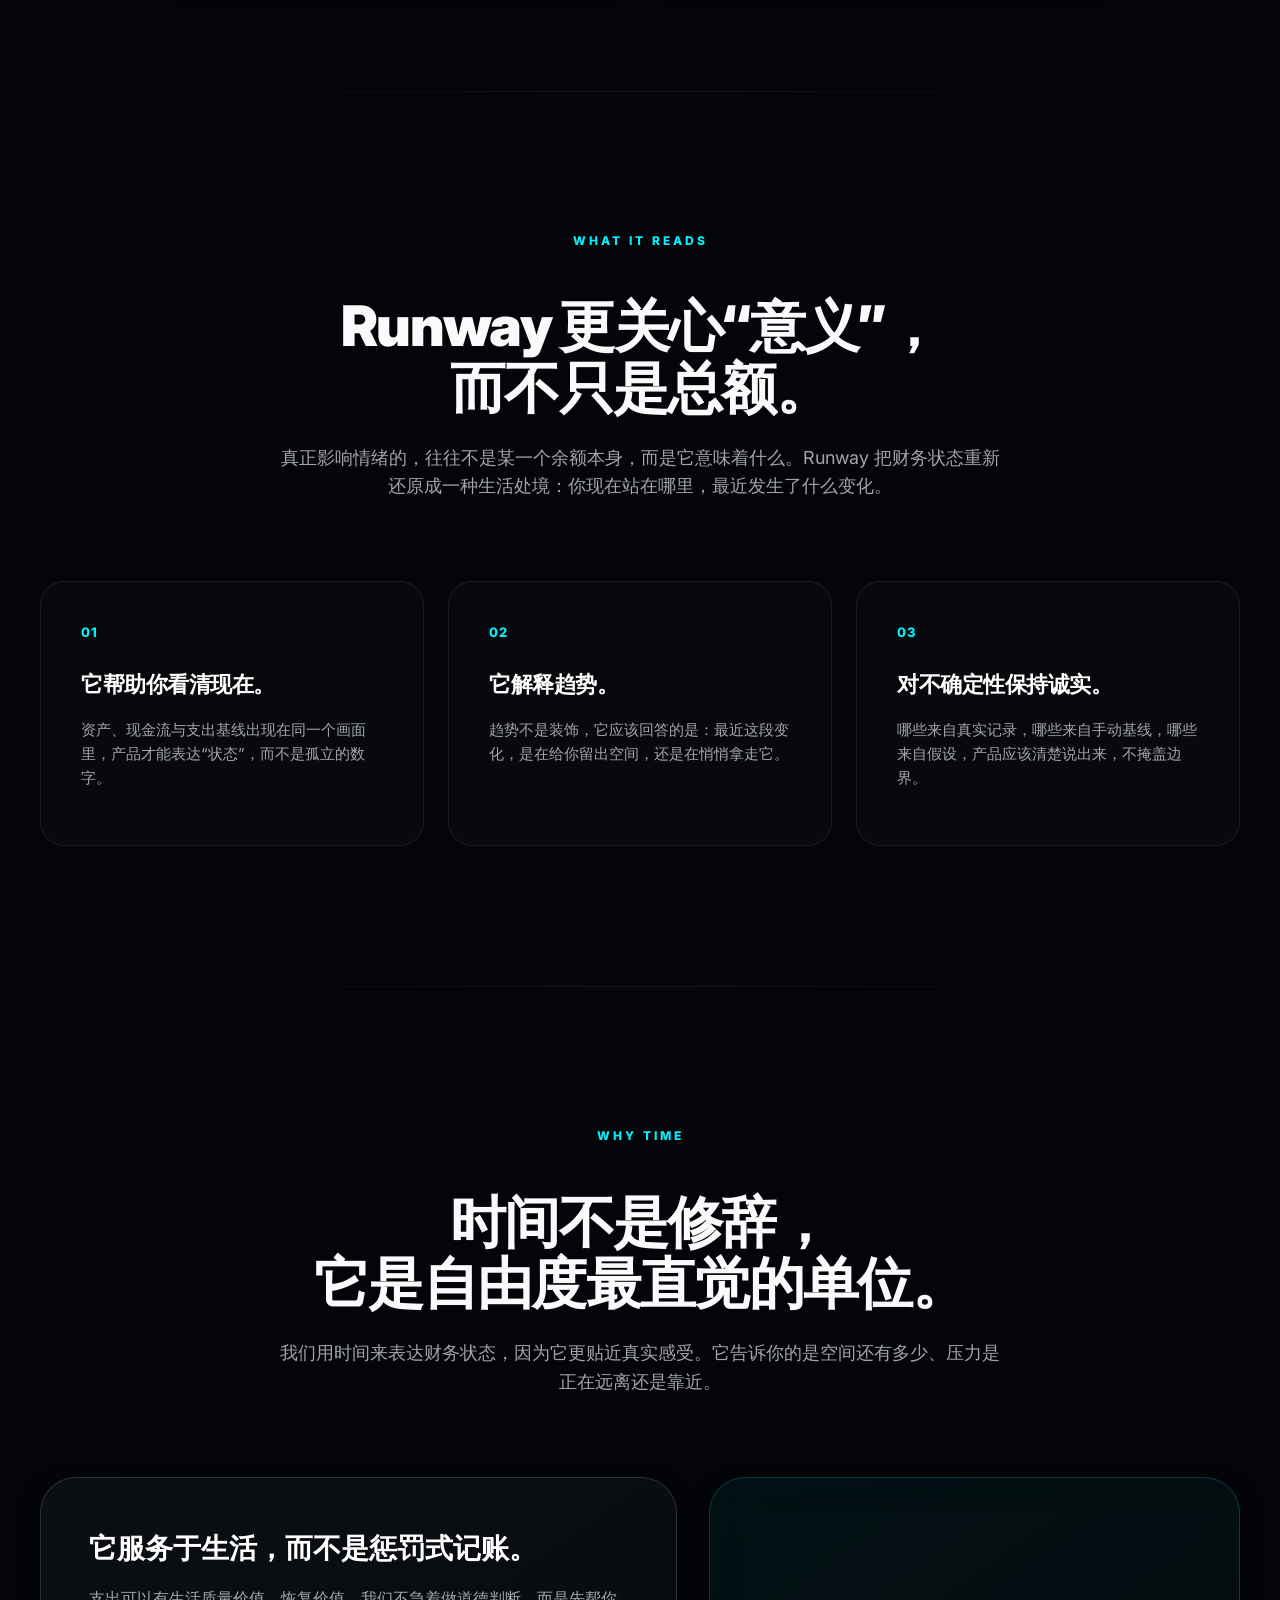
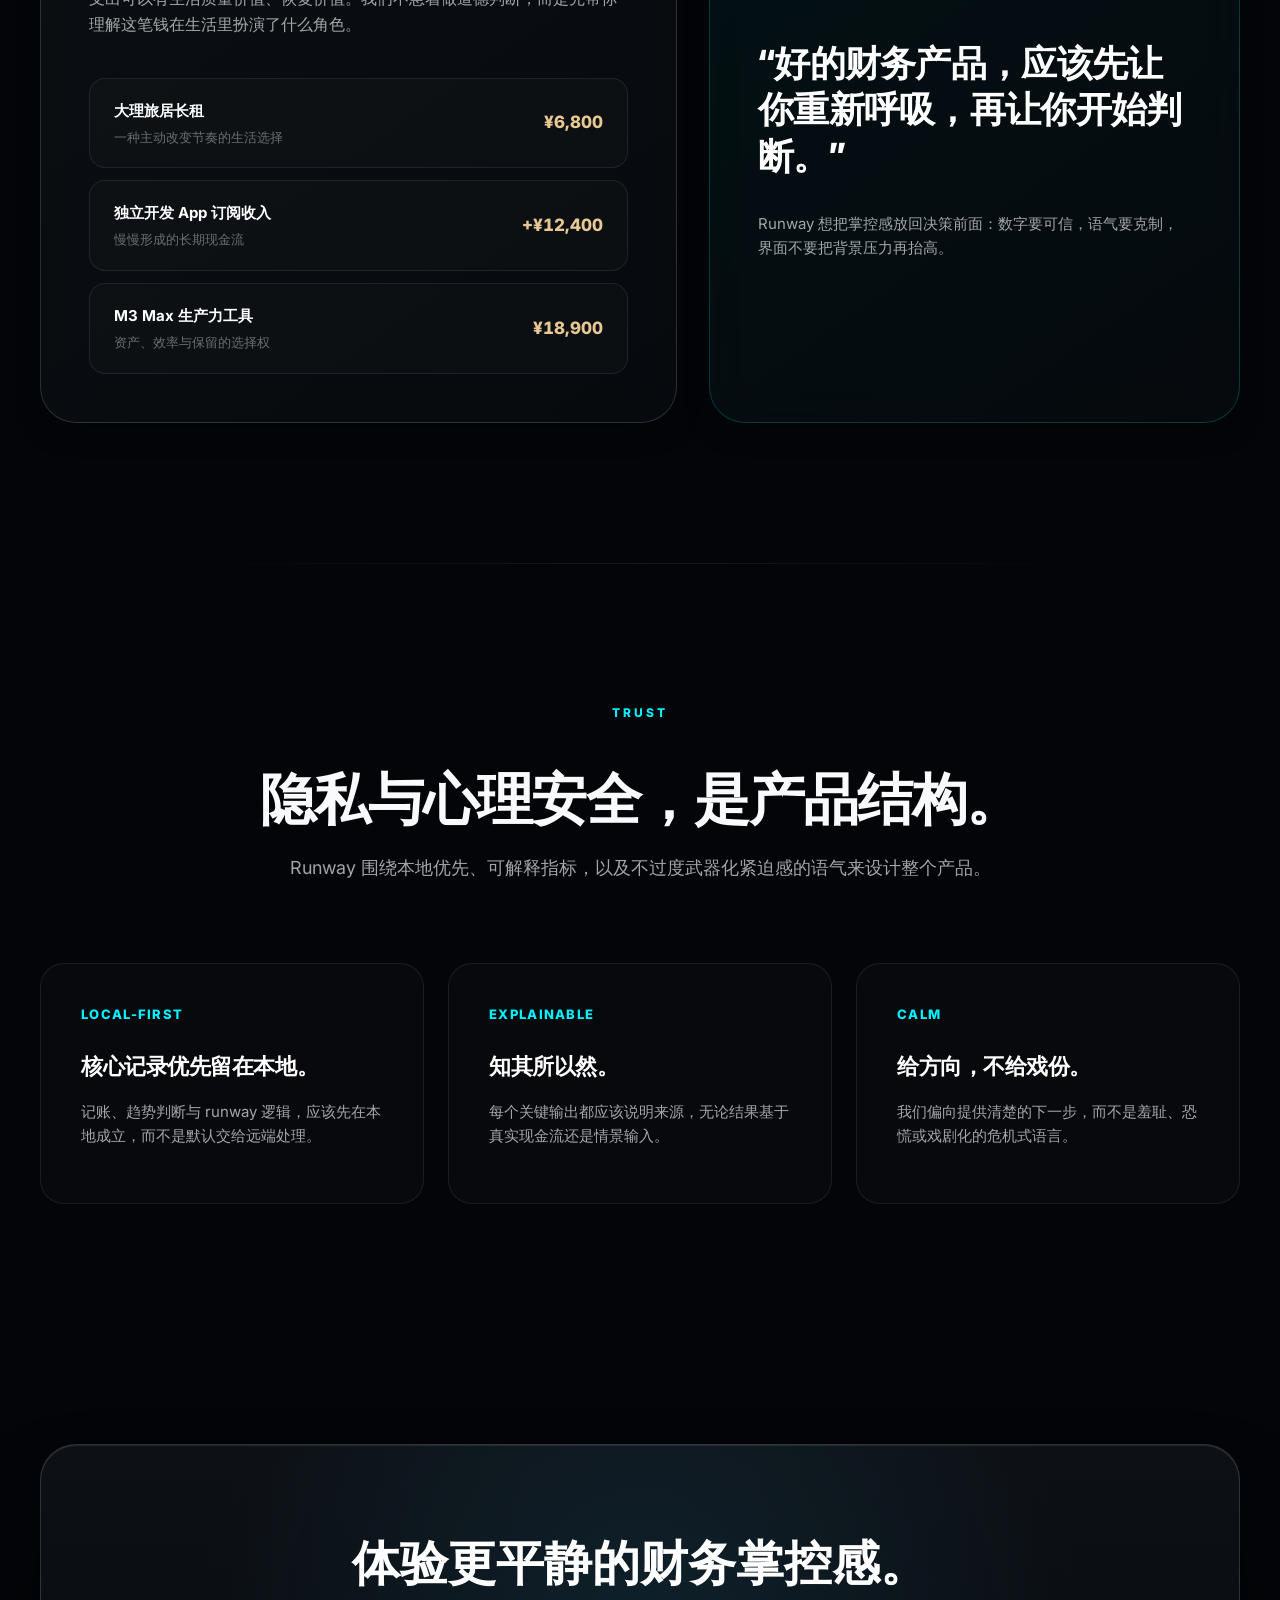
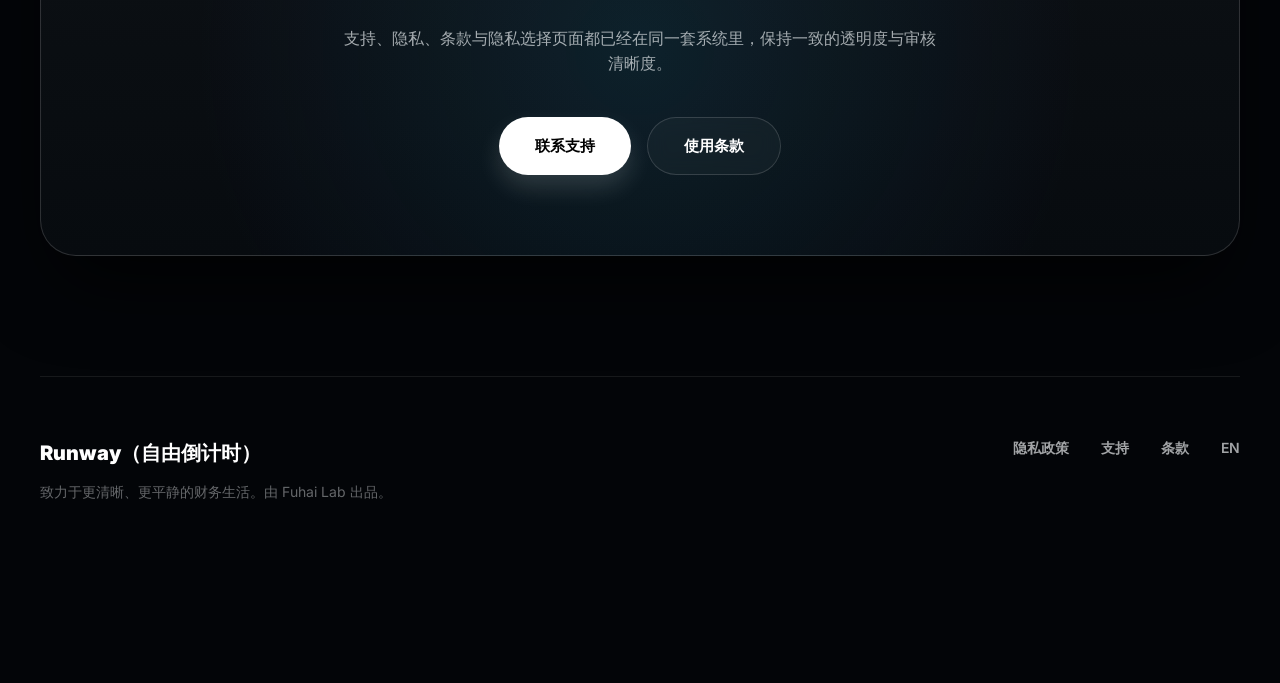
<file: zh/index.html>
<!DOCTYPE html>
<html lang="zh-CN">
<head>
  <meta charset="UTF-8">
  <meta name="viewport" content="width=device-width, initial-scale=1.0">
  <title>Runway — 自由倒计时</title>
  <meta name="description" content="Runway 把资产、现金流与支出基线重新组织成一种更容易感知的状态：你现在还有多少余地，最近方向在往哪里走。">
  <link rel="preconnect" href="https://fonts.googleapis.com">
  <link rel="preconnect" href="https://fonts.gstatic.com" crossorigin>
  <link href="https://fonts.googleapis.com/css2?family=Inter:wght@400;500;600;700;800;900&display=swap" rel="stylesheet">
  <link rel="stylesheet" href="/styles.css">
  <link rel="icon" type="image/png" href="/assets/logo77.png">
</head>
<body>
  <div class="bg-glow-1"></div>
  <div class="bg-glow-2"></div>

  <div class="site-shell">
    <header class="site-nav">
      <a class="brand-link" href="/zh/">
        <img class="brand-logo" src="/assets/logo77.png" alt="Runway">
        <div class="brand-copy">
          <span class="brand-name">Runway</span>
          <span class="brand-meta">自由倒计时</span>
        </div>
      </a>

      <nav class="nav-links" aria-label="主导航">
        <a href="#what-it-reads">它帮助你读什么</a>
        <a href="#why-time">为什么是时间</a>
        <a href="#trust">信任与边界</a>
        <a href="/zh/support/">支持</a>
      </nav>

      <div class="locale-switch">
        <a href="/">EN</a>
        <a class="active" href="/zh/">ZH</a>
      </div>
    </header>

    <main>
      <section class="hero">
        <span class="hero-preface">更安静、更诚实的个人财务</span>
        <h1 class="hero-title">把钱重新翻译成<br>更容易理解的时间。</h1>
        <p class="hero-lead">
          Runway 把资产、现金流与支出基线，重新组织成一种更容易感知的状态：
          你现在还有多少余地，最近方向在往哪里走。
        </p>
        
        <div class="hero-actions">
          <a class="button primary" href="#what-it-reads">开始了解</a>
          <a class="button secondary" href="/zh/privacy/">隐私政策</a>
        </div>

        <div class="hero-stage">
          <div class="logo-anchor">
            <img src="/assets/logo77.png" alt="Runway Logo">
            <p class="logo-caption">一个更接近“缓冲、连续、仍然可选择”的符号。</p>
          </div>

          <div class="hero-aside">
            <div class="aside-metric">
              <div class="aside-kicker">当前 Runway</div>
              <strong>324 天</strong>
              <p>它不是只告诉你还剩多少钱，而是告诉你当前的缓冲还能支撑多久。</p>
            </div>
            <div class="aside-note">
              <div class="aside-kicker">核心洞察</div>
              <p>对这种“可理解性”的追求，本身就是产品的一部分，也是掌控感的来源。</p>
            </div>
          </div>
        </div>
      </section>

      <div class="content">
        <section class="section" id="what-it-reads">
          <div class="section-head">
            <span class="section-overline">What it reads</span>
            <h2 class="section-title">Runway 更关心“意义”，<br>而不只是总额。</h2>
            <p class="section-copy">
              真正影响情绪的，往往不是某一个余额本身，而是它意味着什么。Runway 把财务状态重新还原成一种生活处境：你现在站在哪里，最近发生了什么变化。
            </p>
          </div>

          <div class="three-up">
            <article class="feature">
              <span class="feature-index">01</span>
              <h3>它帮助你看清现在。</h3>
              <p>资产、现金流与支出基线出现在同一个画面里，产品才能表达“状态”，而不是孤立的数字。</p>
            </article>
            <article class="feature">
              <span class="feature-index">02</span>
              <h3>它解释趋势。</h3>
              <p>趋势不是装饰，它应该回答的是：最近这段变化，是在给你留出空间，还是在悄悄拿走它。</p>
            </article>
            <article class="feature">
              <span class="feature-index">03</span>
              <h3>对不确定性保持诚实。</h3>
              <p>哪些来自真实记录，哪些来自手动基线，哪些来自假设，产品应该清楚说出来，不掩盖边界。</p>
            </article>
          </div>
        </section>

        <section class="section" id="why-time">
          <div class="section-head">
            <span class="section-overline">Why time</span>
            <h2 class="section-title">时间不是修辞，<br>它是自由度最直觉的单位。</h2>
            <p class="section-copy">
              我们用时间来表达财务状态，因为它更贴近真实感受。它告诉你的是空间还有多少、压力是正在远离还是靠近。
            </p>
          </div>

          <div class="story-grid">
            <div class="story-panel">
              <h3>它服务于生活，而不是惩罚式记账。</h3>
              <p>支出可以有生活质量价值、恢复价值。我们不急着做道德判断，而是先帮你理解这笔钱在生活里扮演了什么角色。</p>
              
              <div class="ledger-lines">
                <div class="ledger-row">
                  <div>
                    <span class="ledger-title">大理旅居长租</span>
                    <span class="ledger-note">一种主动改变节奏的生活选择</span>
                  </div>
                  <span class="ledger-value">¥6,800</span>
                </div>
                <div class="ledger-row">
                  <div>
                    <span class="ledger-title">独立开发 App 订阅收入</span>
                    <span class="ledger-note">慢慢形成的长期现金流</span>
                  </div>
                  <span class="ledger-value">+¥12,400</span>
                </div>
                <div class="ledger-row">
                  <div>
                    <span class="ledger-title">M3 Max 生产力工具</span>
                    <span class="ledger-note">资产、效率与保留的选择权</span>
                  </div>
                  <span class="ledger-value">¥18,900</span>
                </div>
              </div>
            </div>

            <aside class="quote-panel">
              <blockquote>
                “好的财务产品，应该先让你重新呼吸，再让你开始判断。”
              </blockquote>
              <footer>
                Runway 想把掌控感放回决策前面：数字要可信，语气要克制，界面不要把背景压力再抬高。
              </footer>
            </aside>
          </div>
        </section>

        <section class="section" id="trust">
          <div class="section-head">
            <span class="section-overline">Trust</span>
            <h2 class="section-title">隐私与心理安全，是产品结构。</h2>
            <p class="section-copy">
              Runway 围绕本地优先、可解释指标，以及不过度武器化紧迫感的语气来设计整个产品。
            </p>
          </div>

          <div class="three-up">
            <article class="feature">
              <span class="feature-index">LOCAL-FIRST</span>
              <h3>核心记录优先留在本地。</h3>
              <p>记账、趋势判断与 runway 逻辑，应该先在本地成立，而不是默认交给远端处理。</p>
            </article>
            <article class="feature">
              <span class="feature-index">EXPLAINABLE</span>
              <h3>知其所以然。</h3>
              <p>每个关键输出都应该说明来源，无论结果基于真实现金流还是情景输入。</p>
            </article>
            <article class="feature">
              <span class="feature-index">CALM</span>
              <h3>给方向，不给戏份。</h3>
              <p>我们偏向提供清楚的下一步，而不是羞耻、恐慌或戏剧化的危机式语言。</p>
            </article>
          </div>
        </section>

        <section class="cta-panel">
          <h2>体验更平静的财务掌控感。</h2>
          <p>支持、隐私、条款与隐私选择页面都已经在同一套系统里，保持一致的透明度与审核清晰度。</p>
          <div class="cta-actions">
            <a class="button primary" href="/zh/support/">联系支持</a>
            <a class="button secondary" href="/zh/terms/">使用条款</a>
          </div>
        </section>
      </div>
    </main>

    <footer class="site-footer">
      <div class="footer-brand">
        <strong>Runway（自由倒计时）</strong>
        <div>致力于更清晰、更平静的财务生活。由 Fuhai Lab 出品。</div>
      </div>
      <div class="footer-links">
        <a href="/zh/privacy/">隐私政策</a>
        <a href="/zh/support/">支持</a>
        <a href="/zh/terms/">条款</a>
        <a href="/">EN</a>
      </div>
    </footer>
  </div>

<script>
  document.addEventListener('DOMContentLoaded', () => {
    const observer = new IntersectionObserver((entries) => {
      entries.forEach(entry => {
        if (entry.isIntersecting) {
          entry.target.classList.add('active');
        }
      });
    }, { threshold: 0.1, rootMargin: "0px 0px -50px 0px" });

    document.querySelectorAll('.section-head, .feature, .story-panel, .quote-panel, .cta-panel').forEach((el) => {
      el.classList.add('reveal');
      observer.observe(el);
    });
  });
</script>
</body>

</html>
</file>
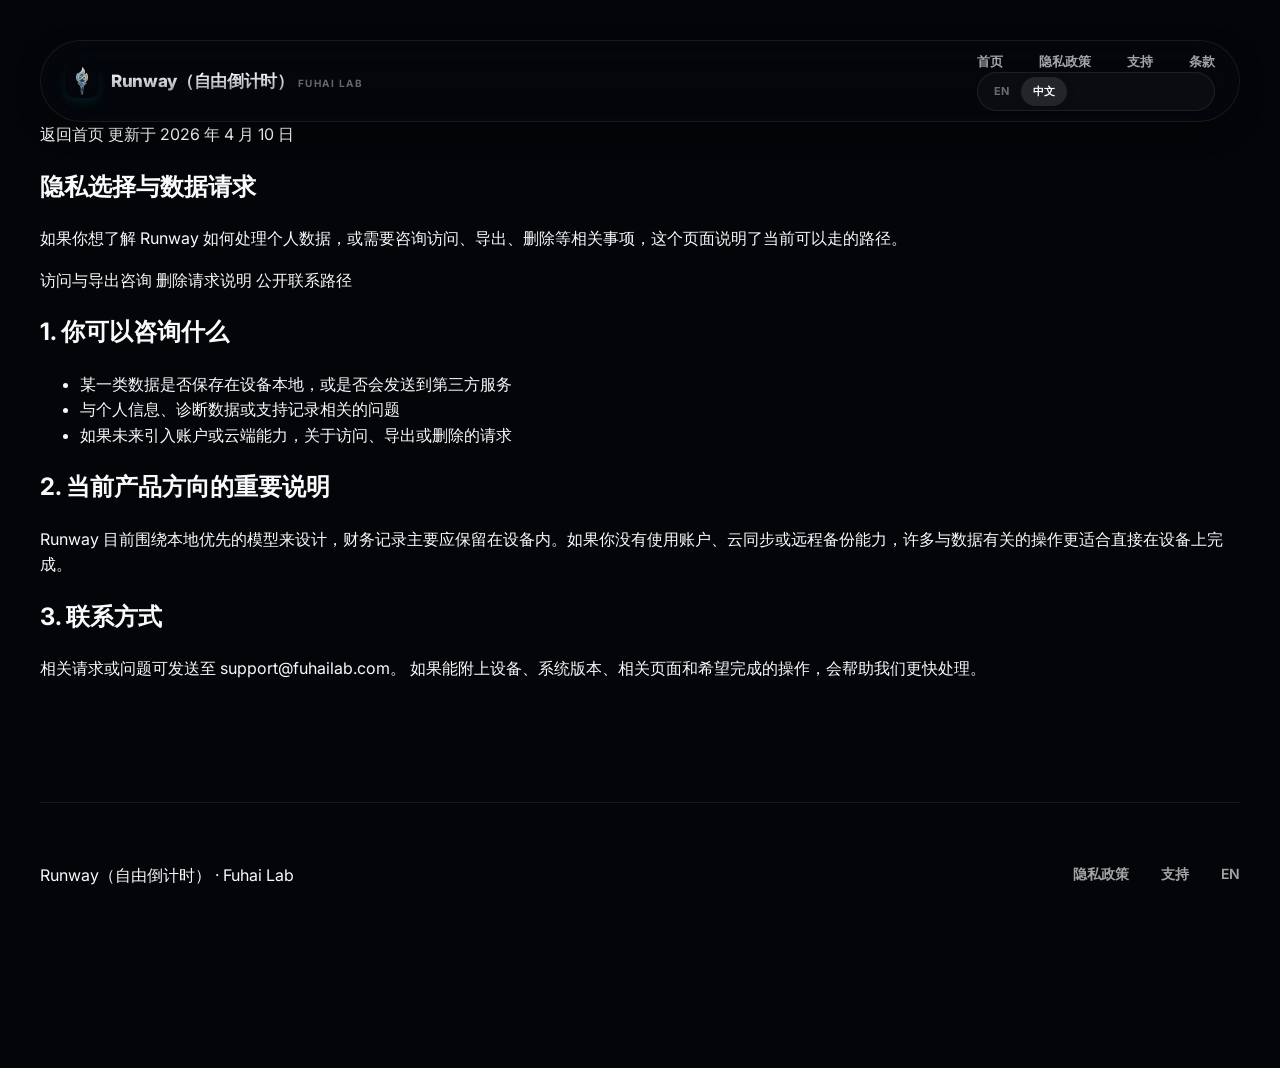
<file: zh/privacy-choices/index.html>
<!DOCTYPE html>
<html lang="zh-CN">
<head>
  <meta charset="UTF-8">
  <meta name="viewport" content="width=device-width, initial-scale=1.0">
  <title>Runway 隐私选择与数据请求</title>
  <meta
    name="description"
    content="Runway（自由倒计时）隐私选择与数据请求页面，说明可咨询的事项、当前本地优先的限制，以及联系路径。"
  >
    <link rel="preconnect" href="https://fonts.googleapis.com">
  <link rel="preconnect" href="https://fonts.gstatic.com" crossorigin>
  <link href="https://fonts.googleapis.com/css2?family=Inter:wght@400;500;600;700;800;900&display=swap" rel="stylesheet">
  <link rel="stylesheet" href="/styles.css">
</head>
<body class="legal-page">
  <div class="bg-glow-1"></div>
  <div class="bg-glow-2"></div>

  <div class="site-shell">
    <header class="site-nav">
      <a class="brand-link" href="/zh/">
        <img class="brand-logo" src="/assets/logo77.png" alt="Runway logo">
        <span class="brand-copy">
          <span class="brand-name">Runway（自由倒计时）</span>
          <span class="brand-meta">Fuhai Lab</span>
        </span>
      </a>
      <div class="nav-cluster">
        <nav class="nav-links" aria-label="主导航">
          <a href="/zh/">首页</a>
          <a href="/zh/privacy/">隐私政策</a>
          <a href="/zh/support/">支持</a>
          <a href="/zh/terms/">条款</a>
        </nav>
        <div class="locale-switch" aria-label="语言切换">
          <a href="/privacy-choices/">EN</a>
          <a class="active" href="/zh/privacy-choices/">中文</a>
        </div>
      </div>
    </header>

    <main class="legal-shell">
      <div class="legal-top">
        <a class="back-link" href="/zh/">返回首页</a>
        <span>更新于 2026 年 4 月 10 日</span>
      </div>

      <section class="legal-intro">
        <h1>隐私选择与数据请求</h1>
        <p>
          如果你想了解 Runway 如何处理个人数据，或需要咨询访问、导出、删除等相关事项，这个页面说明了当前可以走的路径。
        </p>
        <div class="legal-summary">
          <span class="summary-chip">访问与导出咨询</span>
          <span class="summary-chip">删除请求说明</span>
          <span class="summary-chip">公开联系路径</span>
        </div>
      </section>

      <div class="legal-stack">
        <section class="legal-section">
          <h2>1. 你可以咨询什么</h2>
          <ul>
            <li>某一类数据是否保存在设备本地，或是否会发送到第三方服务</li>
            <li>与个人信息、诊断数据或支持记录相关的问题</li>
            <li>如果未来引入账户或云端能力，关于访问、导出或删除的请求</li>
          </ul>
        </section>

        <section class="legal-section">
          <h2>2. 当前产品方向的重要说明</h2>
          <p>
            Runway 目前围绕本地优先的模型来设计，财务记录主要应保留在设备内。如果你没有使用账户、云同步或远程备份能力，许多与数据有关的操作更适合直接在设备上完成。
          </p>
        </section>

        <section class="legal-section">
          <h2>3. 联系方式</h2>
          <p>
            相关请求或问题可发送至
            <a class="email-link" href="mailto:support@fuhailab.com">support@fuhailab.com</a>。
            如果能附上设备、系统版本、相关页面和希望完成的操作，会帮助我们更快处理。
          </p>
        </section>
      </div>
    </main>

    <footer class="site-footer">
      <div class="footer-brand">Runway（自由倒计时） · Fuhai Lab</div>
      <div class="footer-links">
        <a href="/zh/privacy/">隐私政策</a>
        <a href="/zh/support/">支持</a>
        <a href="/privacy-choices/">EN</a>
      </div>
    </footer>
  </div>
</body>
</html>
</file>
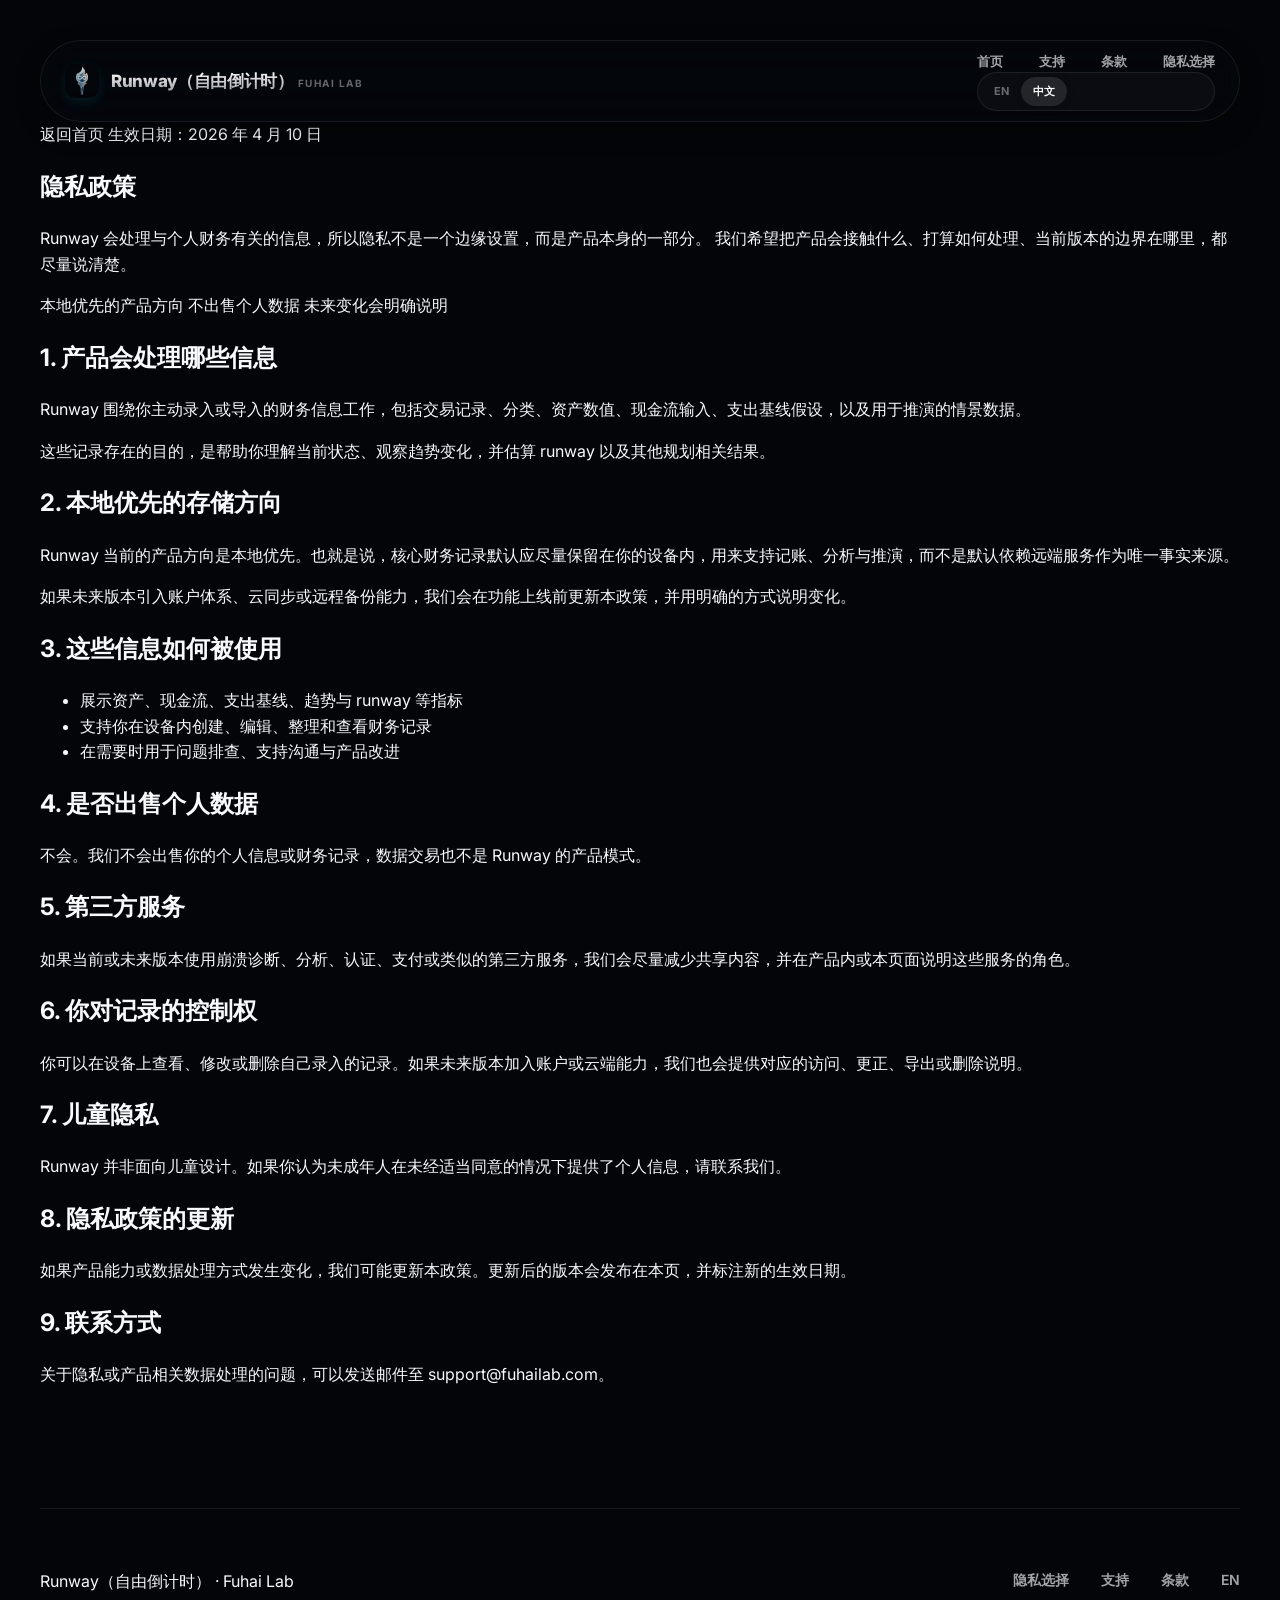
<file: zh/privacy/index.html>
<!DOCTYPE html>
<html lang="zh-CN">
<head>
  <meta charset="UTF-8">
  <meta name="viewport" content="width=device-width, initial-scale=1.0">
  <title>Runway 隐私政策</title>
  <meta
    name="description"
    content="Runway（自由倒计时）隐私政策，说明产品会处理哪些数据、本地优先的存储方向、第三方服务与联系路径。"
  >
    <link rel="preconnect" href="https://fonts.googleapis.com">
  <link rel="preconnect" href="https://fonts.gstatic.com" crossorigin>
  <link href="https://fonts.googleapis.com/css2?family=Inter:wght@400;500;600;700;800;900&display=swap" rel="stylesheet">
  <link rel="stylesheet" href="/styles.css">
</head>
<body class="legal-page">
  <div class="bg-glow-1"></div>
  <div class="bg-glow-2"></div>

  <div class="site-shell">
    <header class="site-nav">
      <a class="brand-link" href="/zh/">
        <img class="brand-logo" src="/assets/logo77.png" alt="Runway logo">
        <span class="brand-copy">
          <span class="brand-name">Runway（自由倒计时）</span>
          <span class="brand-meta">Fuhai Lab</span>
        </span>
      </a>
      <div class="nav-cluster">
        <nav class="nav-links" aria-label="主导航">
          <a href="/zh/">首页</a>
          <a href="/zh/support/">支持</a>
          <a href="/zh/terms/">条款</a>
          <a href="/zh/privacy-choices/">隐私选择</a>
        </nav>
        <div class="locale-switch" aria-label="语言切换">
          <a href="/privacy/">EN</a>
          <a class="active" href="/zh/privacy/">中文</a>
        </div>
      </div>
    </header>

    <main class="legal-shell">
      <div class="legal-top">
        <a class="back-link" href="/zh/">返回首页</a>
        <span>生效日期：2026 年 4 月 10 日</span>
      </div>

      <section class="legal-intro">
        <h1>隐私政策</h1>
        <p>
          Runway 会处理与个人财务有关的信息，所以隐私不是一个边缘设置，而是产品本身的一部分。
          我们希望把产品会接触什么、打算如何处理、当前版本的边界在哪里，都尽量说清楚。
        </p>
        <div class="legal-summary">
          <span class="summary-chip">本地优先的产品方向</span>
          <span class="summary-chip">不出售个人数据</span>
          <span class="summary-chip">未来变化会明确说明</span>
        </div>
      </section>

      <div class="legal-stack">
        <section class="legal-section">
          <h2>1. 产品会处理哪些信息</h2>
          <p>
            Runway 围绕你主动录入或导入的财务信息工作，包括交易记录、分类、资产数值、现金流输入、支出基线假设，以及用于推演的情景数据。
          </p>
          <p>
            这些记录存在的目的，是帮助你理解当前状态、观察趋势变化，并估算 runway 以及其他规划相关结果。
          </p>
        </section>

        <section class="legal-section">
          <h2>2. 本地优先的存储方向</h2>
          <p>
            Runway 当前的产品方向是本地优先。也就是说，核心财务记录默认应尽量保留在你的设备内，用来支持记账、分析与推演，而不是默认依赖远端服务作为唯一事实来源。
          </p>
          <p>
            如果未来版本引入账户体系、云同步或远程备份能力，我们会在功能上线前更新本政策，并用明确的方式说明变化。
          </p>
        </section>

        <section class="legal-section">
          <h2>3. 这些信息如何被使用</h2>
          <ul>
            <li>展示资产、现金流、支出基线、趋势与 runway 等指标</li>
            <li>支持你在设备内创建、编辑、整理和查看财务记录</li>
            <li>在需要时用于问题排查、支持沟通与产品改进</li>
          </ul>
        </section>

        <section class="legal-section">
          <h2>4. 是否出售个人数据</h2>
          <p>
            不会。我们不会出售你的个人信息或财务记录，数据交易也不是 Runway 的产品模式。
          </p>
        </section>

        <section class="legal-section">
          <h2>5. 第三方服务</h2>
          <p>
            如果当前或未来版本使用崩溃诊断、分析、认证、支付或类似的第三方服务，我们会尽量减少共享内容，并在产品内或本页面说明这些服务的角色。
          </p>
        </section>

        <section class="legal-section">
          <h2>6. 你对记录的控制权</h2>
          <p>
            你可以在设备上查看、修改或删除自己录入的记录。如果未来版本加入账户或云端能力，我们也会提供对应的访问、更正、导出或删除说明。
          </p>
        </section>

        <section class="legal-section">
          <h2>7. 儿童隐私</h2>
          <p>
            Runway 并非面向儿童设计。如果你认为未成年人在未经适当同意的情况下提供了个人信息，请联系我们。
          </p>
        </section>

        <section class="legal-section">
          <h2>8. 隐私政策的更新</h2>
          <p>
            如果产品能力或数据处理方式发生变化，我们可能更新本政策。更新后的版本会发布在本页，并标注新的生效日期。
          </p>
        </section>

        <section class="legal-section">
          <h2>9. 联系方式</h2>
          <p>
            关于隐私或产品相关数据处理的问题，可以发送邮件至
            <a class="email-link" href="mailto:support@fuhailab.com">support@fuhailab.com</a>。
          </p>
        </section>
      </div>
    </main>

    <footer class="site-footer">
      <div class="footer-brand">Runway（自由倒计时） · Fuhai Lab</div>
      <div class="footer-links">
        <a href="/zh/privacy-choices/">隐私选择</a>
        <a href="/zh/support/">支持</a>
        <a href="/zh/terms/">条款</a>
        <a href="/privacy/">EN</a>
      </div>
    </footer>
  </div>
</body>
</html>
</file>
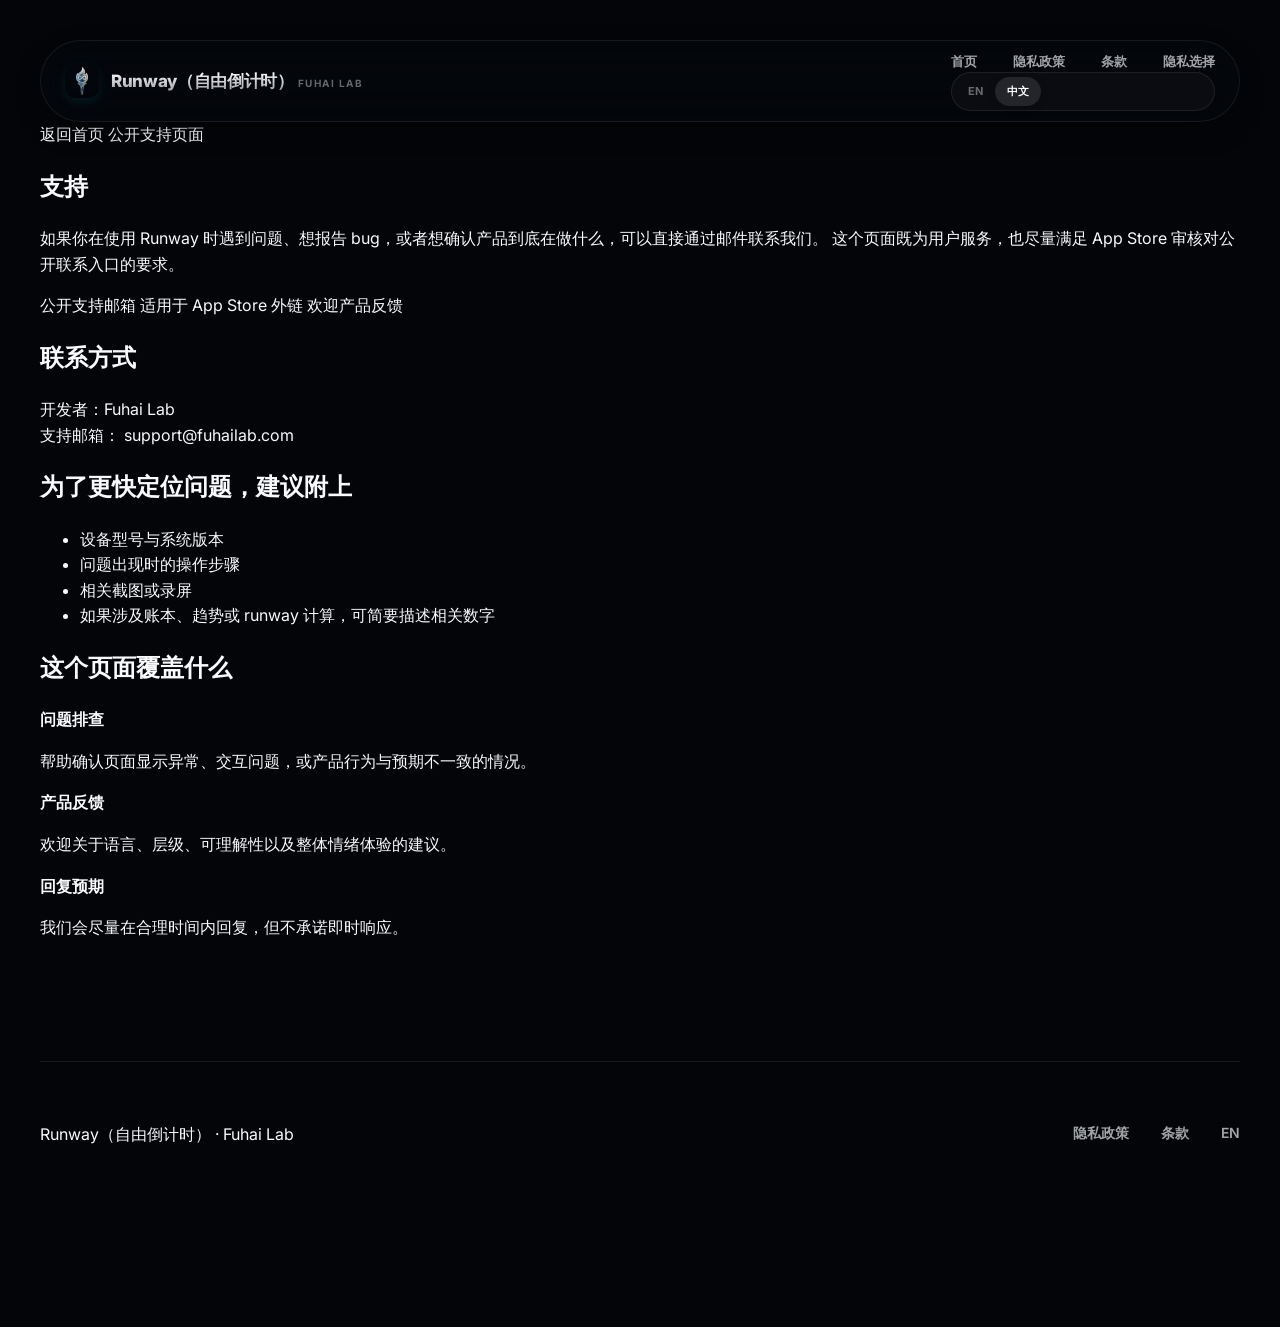
<file: zh/support/index.html>
<!DOCTYPE html>
<html lang="zh-CN">
<head>
  <meta charset="UTF-8">
  <meta name="viewport" content="width=device-width, initial-scale=1.0">
  <title>Runway 支持</title>
  <meta
    name="description"
    content="Runway（自由倒计时）支持页，包含公开支持邮箱、问题反馈建议与适用于 App Store 的联系信息。"
  >
    <link rel="preconnect" href="https://fonts.googleapis.com">
  <link rel="preconnect" href="https://fonts.gstatic.com" crossorigin>
  <link href="https://fonts.googleapis.com/css2?family=Inter:wght@400;500;600;700;800;900&display=swap" rel="stylesheet">
  <link rel="stylesheet" href="/styles.css">
</head>
<body class="legal-page">
  <div class="bg-glow-1"></div>
  <div class="bg-glow-2"></div>

  <div class="site-shell">
    <header class="site-nav">
      <a class="brand-link" href="/zh/">
        <img class="brand-logo" src="/assets/logo77.png" alt="Runway logo">
        <span class="brand-copy">
          <span class="brand-name">Runway（自由倒计时）</span>
          <span class="brand-meta">Fuhai Lab</span>
        </span>
      </a>
      <div class="nav-cluster">
        <nav class="nav-links" aria-label="主导航">
          <a href="/zh/">首页</a>
          <a href="/zh/privacy/">隐私政策</a>
          <a href="/zh/terms/">条款</a>
          <a href="/zh/privacy-choices/">隐私选择</a>
        </nav>
        <div class="locale-switch" aria-label="语言切换">
          <a href="/support/">EN</a>
          <a class="active" href="/zh/support/">中文</a>
        </div>
      </div>
    </header>

    <main class="legal-shell">
      <div class="legal-top">
        <a class="back-link" href="/zh/">返回首页</a>
        <span>公开支持页面</span>
      </div>

      <section class="legal-intro">
        <h1>支持</h1>
        <p>
          如果你在使用 Runway 时遇到问题、想报告 bug，或者想确认产品到底在做什么，可以直接通过邮件联系我们。
          这个页面既为用户服务，也尽量满足 App Store 审核对公开联系入口的要求。
        </p>
        <div class="legal-summary">
          <span class="summary-chip">公开支持邮箱</span>
          <span class="summary-chip">适用于 App Store 外链</span>
          <span class="summary-chip">欢迎产品反馈</span>
        </div>
      </section>

      <div class="support-grid">
        <section class="support-card">
          <h2>联系方式</h2>
          <p>
            开发者：Fuhai Lab
            <br>
            支持邮箱：
            <a class="email-link" href="mailto:support@fuhailab.com">support@fuhailab.com</a>
          </p>

          <h2>为了更快定位问题，建议附上</h2>
          <ul>
            <li>设备型号与系统版本</li>
            <li>问题出现时的操作步骤</li>
            <li>相关截图或录屏</li>
            <li>如果涉及账本、趋势或 runway 计算，可简要描述相关数字</li>
          </ul>
        </section>

        <aside class="support-card">
          <h2>这个页面覆盖什么</h2>
          <div class="meta-list">
            <div class="meta-item">
              <strong>问题排查</strong>
              <p>帮助确认页面显示异常、交互问题，或产品行为与预期不一致的情况。</p>
            </div>
            <div class="meta-item">
              <strong>产品反馈</strong>
              <p>欢迎关于语言、层级、可理解性以及整体情绪体验的建议。</p>
            </div>
            <div class="meta-item">
              <strong>回复预期</strong>
              <p>我们会尽量在合理时间内回复，但不承诺即时响应。</p>
            </div>
          </div>
        </aside>
      </div>
    </main>

    <footer class="site-footer">
      <div class="footer-brand">Runway（自由倒计时） · Fuhai Lab</div>
      <div class="footer-links">
        <a href="/zh/privacy/">隐私政策</a>
        <a href="/zh/terms/">条款</a>
        <a href="/support/">EN</a>
      </div>
    </footer>
  </div>
</body>
</html>
</file>
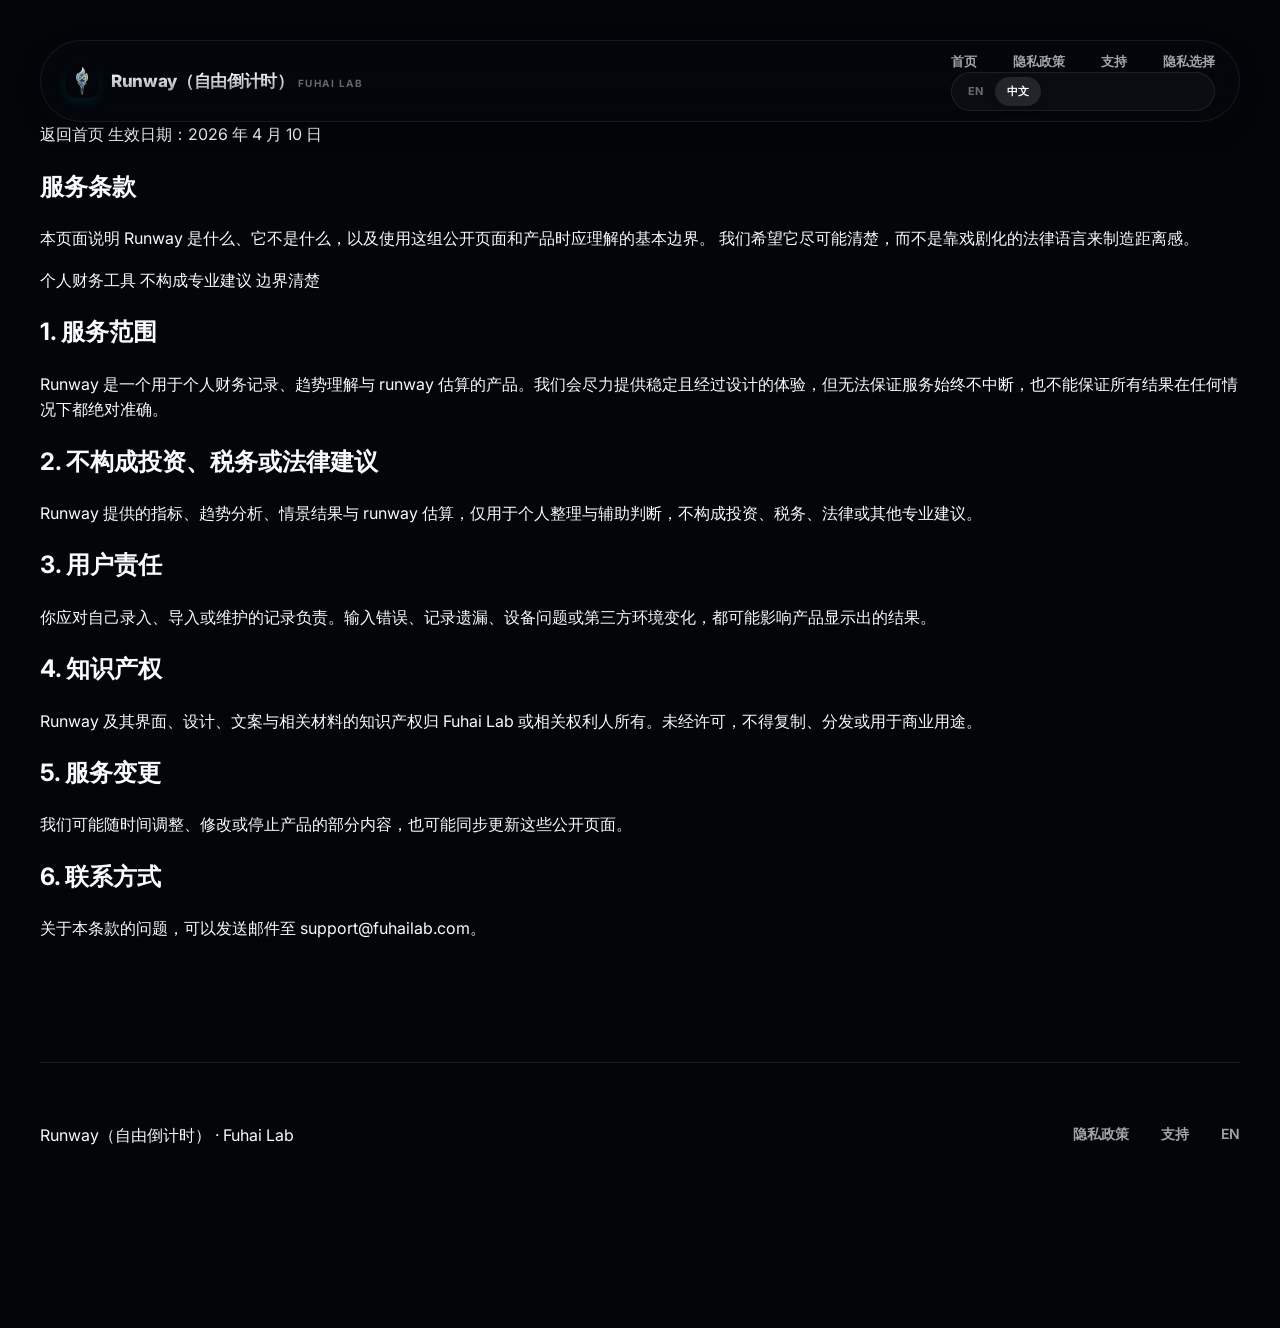
<file: zh/terms/index.html>
<!DOCTYPE html>
<html lang="zh-CN">
<head>
  <meta charset="UTF-8">
  <meta name="viewport" content="width=device-width, initial-scale=1.0">
  <title>Runway 服务条款</title>
  <meta
    name="description"
    content="Runway（自由倒计时）服务条款，说明服务范围、责任边界、非专业建议属性与联系方式。"
  >
    <link rel="preconnect" href="https://fonts.googleapis.com">
  <link rel="preconnect" href="https://fonts.gstatic.com" crossorigin>
  <link href="https://fonts.googleapis.com/css2?family=Inter:wght@400;500;600;700;800;900&display=swap" rel="stylesheet">
  <link rel="stylesheet" href="/styles.css">
</head>
<body class="legal-page">
  <div class="bg-glow-1"></div>
  <div class="bg-glow-2"></div>

  <div class="site-shell">
    <header class="site-nav">
      <a class="brand-link" href="/zh/">
        <img class="brand-logo" src="/assets/logo77.png" alt="Runway logo">
        <span class="brand-copy">
          <span class="brand-name">Runway（自由倒计时）</span>
          <span class="brand-meta">Fuhai Lab</span>
        </span>
      </a>
      <div class="nav-cluster">
        <nav class="nav-links" aria-label="主导航">
          <a href="/zh/">首页</a>
          <a href="/zh/privacy/">隐私政策</a>
          <a href="/zh/support/">支持</a>
          <a href="/zh/privacy-choices/">隐私选择</a>
        </nav>
        <div class="locale-switch" aria-label="语言切换">
          <a href="/terms/">EN</a>
          <a class="active" href="/zh/terms/">中文</a>
        </div>
      </div>
    </header>

    <main class="legal-shell">
      <div class="legal-top">
        <a class="back-link" href="/zh/">返回首页</a>
        <span>生效日期：2026 年 4 月 10 日</span>
      </div>

      <section class="legal-intro">
        <h1>服务条款</h1>
        <p>
          本页面说明 Runway 是什么、它不是什么，以及使用这组公开页面和产品时应理解的基本边界。
          我们希望它尽可能清楚，而不是靠戏剧化的法律语言来制造距离感。
        </p>
        <div class="legal-summary">
          <span class="summary-chip">个人财务工具</span>
          <span class="summary-chip">不构成专业建议</span>
          <span class="summary-chip">边界清楚</span>
        </div>
      </section>

      <div class="legal-stack">
        <section class="legal-section">
          <h2>1. 服务范围</h2>
          <p>
            Runway 是一个用于个人财务记录、趋势理解与 runway 估算的产品。我们会尽力提供稳定且经过设计的体验，但无法保证服务始终不中断，也不能保证所有结果在任何情况下都绝对准确。
          </p>
        </section>

        <section class="legal-section">
          <h2>2. 不构成投资、税务或法律建议</h2>
          <p>
            Runway 提供的指标、趋势分析、情景结果与 runway 估算，仅用于个人整理与辅助判断，不构成投资、税务、法律或其他专业建议。
          </p>
        </section>

        <section class="legal-section">
          <h2>3. 用户责任</h2>
          <p>
            你应对自己录入、导入或维护的记录负责。输入错误、记录遗漏、设备问题或第三方环境变化，都可能影响产品显示出的结果。
          </p>
        </section>

        <section class="legal-section">
          <h2>4. 知识产权</h2>
          <p>
            Runway 及其界面、设计、文案与相关材料的知识产权归 Fuhai Lab 或相关权利人所有。未经许可，不得复制、分发或用于商业用途。
          </p>
        </section>

        <section class="legal-section">
          <h2>5. 服务变更</h2>
          <p>
            我们可能随时间调整、修改或停止产品的部分内容，也可能同步更新这些公开页面。
          </p>
        </section>

        <section class="legal-section">
          <h2>6. 联系方式</h2>
          <p>
            关于本条款的问题，可以发送邮件至
            <a class="email-link" href="mailto:support@fuhailab.com">support@fuhailab.com</a>。
          </p>
        </section>
      </div>
    </main>

    <footer class="site-footer">
      <div class="footer-brand">Runway（自由倒计时） · Fuhai Lab</div>
      <div class="footer-links">
        <a href="/zh/privacy/">隐私政策</a>
        <a href="/zh/support/">支持</a>
        <a href="/terms/">EN</a>
      </div>
    </footer>
  </div>
</body>
</html>
</file>
<file: styles.css>
:root {
  color-scheme: dark;
  --bg: #030508;
  --bg-card: rgba(10, 15, 20, 0.45);
  --text: #f8fafc;
  --text-muted: rgba(248, 250, 252, 0.65);
  --text-dim: rgba(248, 250, 252, 0.4);
  --accent: #00f2fe;
  --accent-glow: rgba(0, 242, 254, 0.4);
  --accent-soft: rgba(0, 242, 254, 0.1);
  --gold: #e8c892;
  --gold-glow: rgba(232, 200, 146, 0.3);
  --line: rgba(255, 255, 255, 0.08);
  --line-strong: rgba(255, 255, 255, 0.15);
  --glass: rgba(5, 8, 12, 0.6);
  --shadow-lg: 0 40px 80px -20px rgba(0, 0, 0, 0.8);
  --shadow-sm: 0 10px 30px -10px rgba(0, 0, 0, 0.5);
  --radius-xl: 36px;
  --radius-lg: 24px;
  --radius-md: 16px;
  --content: min(1200px, calc(100% - 48px));
  --body-font: "Inter", -apple-system, BlinkMacSystemFont, "SF Pro Display", "PingFang SC", sans-serif;
}

@keyframes float {
  0%, 100% { transform: translateY(0) scale(1); }
  50% { transform: translateY(-15px) scale(1.02); }
}

@keyframes pulse-slow {
  0%, 100% { opacity: 0.3; transform: scale(1); }
  50% { opacity: 0.6; transform: scale(1.05); }
}

@keyframes fade-in-up {
  from { opacity: 0; transform: translateY(30px); }
  to { opacity: 1; transform: translateY(0); }
}

* {
  box-sizing: border-box;
  -webkit-font-smoothing: antialiased;
  -moz-osx-font-smoothing: grayscale;
}

html {
  scroll-behavior: smooth;
  background-color: var(--bg);
}

body {
  margin: 0;
  min-height: 100vh;
  color: var(--text);
  font-family: var(--body-font);
  background: var(--bg);
  overflow-x: hidden;
  line-height: 1.6;
}

/* Ambient Backgrounds */
.bg-glow-1 {
  position: fixed;
  top: -20%;
  right: -10%;
  width: 80vw;
  height: 80vw;
  background: radial-gradient(circle, rgba(0, 163, 255, 0.15), transparent 60%);
  filter: blur(100px);
  pointer-events: none;
  z-index: -1;
  animation: pulse-slow 12s ease-in-out infinite alternate;
}

.bg-glow-2 {
  position: fixed;
  bottom: -20%;
  left: -10%;
  width: 70vw;
  height: 70vw;
  background: radial-gradient(circle, rgba(232, 200, 146, 0.08), transparent 60%);
  filter: blur(100px);
  pointer-events: none;
  z-index: -1;
  animation: pulse-slow 15s ease-in-out infinite alternate-reverse;
}

a {
  color: inherit;
  text-decoration: none;
  transition: all 0.3s cubic-bezier(0.25, 1, 0.5, 1);
}

.site-shell {
  max-width: var(--content);
  margin: 0 auto;
  padding: 40px 0 100px;
  position: relative;
  z-index: 1;
}

/* Nav */
.site-nav {
  position: sticky;
  top: 24px;
  z-index: 1000;
  display: flex;
  align-items: center;
  justify-content: space-between;
  padding: 10px 24px;
  background: var(--glass);
  backdrop-filter: blur(24px) saturate(180%);
  -webkit-backdrop-filter: blur(24px) saturate(180%);
  border: 1px solid var(--line);
  border-radius: 999px;
  box-shadow: var(--shadow-sm);
  transition: transform 0.3s ease, box-shadow 0.3s ease;
}

.site-nav:hover {
  box-shadow: 0 15px 35px -10px rgba(0,0,0,0.6);
  border-color: var(--line-strong);
}

.brand-link {
  display: flex;
  align-items: center;
  gap: 12px;
}

.brand-logo {
  width: 34px;
  height: 34px;
  border-radius: 10px;
  box-shadow: 0 4px 12px var(--accent-soft);
  transition: transform 0.3s ease, box-shadow 0.3s ease;
}

.brand-link:hover .brand-logo {
  transform: scale(1.05) rotate(-2deg);
  box-shadow: 0 6px 16px var(--accent-glow);
}

.brand-name {
  font-size: 17px;
  font-weight: 800;
  letter-spacing: -0.02em;
  background: linear-gradient(180deg, #fff 0%, #a1a1aa 100%);
  -webkit-background-clip: text;
  -webkit-text-fill-color: transparent;
}

.brand-meta {
  font-size: 10px;
  color: var(--text-dim);
  text-transform: uppercase;
  letter-spacing: 0.15em;
  font-weight: 700;
}

.nav-links {
  display: flex;
  gap: 36px;
}

.nav-links a {
  font-size: 13px;
  font-weight: 600;
  color: var(--text-muted);
  position: relative;
}

.nav-links a::after {
  content: '';
  position: absolute;
  bottom: -4px;
  left: 0;
  width: 100%;
  height: 2px;
  background: var(--accent);
  transform: scaleX(0);
  transform-origin: right;
  transition: transform 0.3s cubic-bezier(0.25, 1, 0.5, 1);
  border-radius: 2px;
}

.nav-links a:hover {
  color: #fff;
}

.nav-links a:hover::after {
  transform: scaleX(1);
  transform-origin: left;
}

.locale-switch {
  display: flex;
  background: rgba(255, 255, 255, 0.03);
  padding: 4px;
  border-radius: 999px;
  border: 1px solid var(--line);
}

.locale-switch a {
  padding: 6px 12px;
  font-size: 11px;
  font-weight: 700;
  border-radius: 999px;
  color: var(--text-dim);
}

.locale-switch a.active {
  background: rgba(255, 255, 255, 0.1);
  color: #fff;
  box-shadow: 0 2px 8px rgba(0,0,0,0.2);
}

/* Hero */
.hero {
  padding: 160px 0 120px;
  text-align: center;
  position: relative;
}

.hero-preface {
  font-size: 13px;
  font-weight: 800;
  background: linear-gradient(90deg, var(--accent), var(--gold));
  -webkit-background-clip: text;
  -webkit-text-fill-color: transparent;
  text-transform: uppercase;
  letter-spacing: 0.25em;
  margin-bottom: 24px;
  display: inline-block;
  opacity: 0;
  animation: fade-in-up 0.8s ease forwards 0.1s;
}

.hero-title {
  font-size: clamp(48px, 10vw, 96px);
  font-weight: 900;
  line-height: 1.05;
  letter-spacing: -0.04em;
  margin-bottom: 32px;
  background: linear-gradient(180deg, #ffffff 0%, rgba(255, 255, 255, 0.6) 100%);
  -webkit-background-clip: text;
  -webkit-text-fill-color: transparent;
  opacity: 0;
  animation: fade-in-up 0.8s ease forwards 0.2s;
}

.hero-lead {
  font-size: clamp(18px, 2.5vw, 22px);
  color: var(--text-muted);
  max-width: 760px;
  margin: 0 auto 48px;
  font-weight: 400;
  line-height: 1.6;
  opacity: 0;
  animation: fade-in-up 0.8s ease forwards 0.3s;
}

.hero-actions {
  display: flex;
  gap: 16px;
  justify-content: center;
  opacity: 0;
  animation: fade-in-up 0.8s ease forwards 0.4s;
}

.button {
  padding: 16px 36px;
  border-radius: 999px;
  font-weight: 600;
  font-size: 15px;
  position: relative;
  overflow: hidden;
  display: inline-flex;
  align-items: center;
  justify-content: center;
}

.button::before {
  content: '';
  position: absolute;
  top: 0; left: -100%;
  width: 100%; height: 100%;
  background: linear-gradient(90deg, transparent, rgba(255,255,255,0.2), transparent);
  transition: left 0.5s ease;
}

.button:hover::before {
  left: 100%;
}

.button.primary {
  background: #fff;
  color: #000;
  box-shadow: 0 12px 24px rgba(255, 255, 255, 0.15);
}

.button.primary:hover {
  transform: translateY(-2px);
  box-shadow: 0 16px 32px rgba(255, 255, 255, 0.25);
}

.button.secondary {
  background: rgba(255, 255, 255, 0.03);
  border: 1px solid var(--line-strong);
  color: #fff;
  backdrop-filter: blur(10px);
}

.button.secondary:hover {
  background: rgba(255, 255, 255, 0.08);
  border-color: rgba(255,255,255,0.3);
}

/* Hero Stage */
.hero-stage {
  margin-top: 120px;
  position: relative;
  opacity: 0;
  animation: fade-in-up 1s ease forwards 0.5s;
}

.logo-anchor {
  padding: 56px;
  background: linear-gradient(180deg, rgba(20,25,30,0.6) 0%, rgba(10,15,20,0.6) 100%);
  border: 1px solid var(--line-strong);
  border-radius: var(--radius-xl);
  backdrop-filter: blur(24px);
  -webkit-backdrop-filter: blur(24px);
  display: inline-block;
  margin-bottom: 64px;
  animation: float 8s ease-in-out infinite;
  box-shadow: inset 0 1px 1px rgba(255,255,255,0.1), var(--shadow-lg);
}

.logo-anchor img {
  width: 120px;
  filter: drop-shadow(0 10px 30px var(--accent-glow));
}

.logo-caption {
  margin-top: 24px;
  font-size: 13px;
  color: var(--text-dim);
  font-weight: 500;
}

.hero-aside {
  display: grid;
  grid-template-columns: 1fr 1fr;
  gap: 24px;
  max-width: 960px;
  margin: 0 auto;
}

.aside-metric, .aside-note {
  padding: 40px;
  background: linear-gradient(145deg, rgba(255,255,255,0.03) 0%, rgba(255,255,255,0.01) 100%);
  border: 1px solid var(--line);
  border-radius: var(--radius-lg);
  backdrop-filter: blur(20px);
  -webkit-backdrop-filter: blur(20px);
  text-align: left;
  box-shadow: var(--shadow-sm);
  transition: transform 0.4s ease, border-color 0.4s ease;
}

.aside-metric:hover, .aside-note:hover {
  transform: translateY(-4px);
  border-color: var(--line-strong);
}

.aside-kicker {
  font-size: 11px;
  font-weight: 800;
  color: var(--gold);
  text-transform: uppercase;
  letter-spacing: 0.15em;
  margin-bottom: 16px;
  display: flex;
  align-items: center;
  gap: 8px;
}
.aside-kicker::before {
  content: '';
  width: 6px; height: 6px;
  border-radius: 50%;
  background: var(--gold);
  box-shadow: 0 0 10px var(--gold);
}

.aside-metric strong {
  font-size: 56px;
  font-weight: 900;
  color: #fff;
  letter-spacing: -0.04em;
  display: block;
  margin-bottom: 12px;
  font-variant-numeric: tabular-nums;
  text-shadow: 0 4px 20px rgba(255,255,255,0.2);
}

/* Sections */
.section {
  padding: 140px 0;
  position: relative;
}
.section::before {
  content: '';
  position: absolute;
  top: 0; left: 10%; right: 10%;
  height: 1px;
  background: linear-gradient(90deg, transparent, var(--line), transparent);
}

.section-head {
  text-align: center;
  margin-bottom: 80px;
}

.section-overline {
  color: var(--accent);
  font-size: 12px;
  font-weight: 800;
  letter-spacing: 0.25em;
  text-transform: uppercase;
  margin-bottom: 16px;
  display: block;
}

.section-title {
  font-size: clamp(32px, 5vw, 56px);
  font-weight: 900;
  line-height: 1.1;
  letter-spacing: -0.03em;
  margin-bottom: 24px;
}

.section-copy {
  font-size: 18px;
  color: var(--text-muted);
  max-width: 720px;
  margin: 0 auto;
  font-weight: 400;
}

/* Grids */
.three-up {
  display: grid;
  grid-template-columns: repeat(3, 1fr);
  gap: 24px;
}

.feature {
  padding: 40px;
  background: rgba(255,255,255,0.02);
  border: 1px solid var(--line);
  border-radius: var(--radius-lg);
  transition: all 0.4s cubic-bezier(0.25, 1, 0.5, 1);
  position: relative;
  overflow: hidden;
}
.feature::before {
  content: '';
  position: absolute;
  top: 0; left: 0; width: 100%; height: 100%;
  background: radial-gradient(circle at top left, var(--accent-soft), transparent 60%);
  opacity: 0;
  transition: opacity 0.4s ease;
}

.feature:hover {
  border-color: rgba(255,255,255,0.2);
  transform: translateY(-8px);
  box-shadow: var(--shadow-sm);
}
.feature:hover::before {
  opacity: 1;
}

.feature-index {
  font-size: 13px;
  font-weight: 800;
  color: var(--accent);
  margin-bottom: 24px;
  display: block;
  letter-spacing: 0.1em;
}

.feature h3 {
  font-size: 22px;
  font-weight: 800;
  margin-bottom: 16px;
  letter-spacing: -0.02em;
  color: #fff;
  position: relative;
}

.feature p {
  color: var(--text-muted);
  font-size: 15px;
  line-height: 1.6;
  position: relative;
}

/* Story Grid */
.story-grid {
  display: grid;
  grid-template-columns: 1.2fr 1fr;
  gap: 32px;
}

.story-panel, .quote-panel {
  padding: 48px;
  background: linear-gradient(145deg, rgba(20,25,30,0.5) 0%, rgba(10,15,20,0.5) 100%);
  border: 1px solid var(--line-strong);
  border-radius: var(--radius-xl);
  backdrop-filter: blur(24px);
  -webkit-backdrop-filter: blur(24px);
  box-shadow: var(--shadow-sm);
}

.story-panel h3 {
  font-size: 28px;
  font-weight: 800;
  margin-top: 0;
  margin-bottom: 16px;
  color: #fff;
}
.story-panel > p {
  color: var(--text-muted);
  font-size: 16px;
}

.ledger-lines {
  margin-top: 40px;
  display: grid;
  gap: 12px;
}

.ledger-row {
  display: flex;
  justify-content: space-between;
  align-items: center;
  padding: 20px 24px;
  background: rgba(255,255,255,0.02);
  border-radius: var(--radius-md);
  border: 1px solid var(--line);
  transition: background 0.3s ease;
}
.ledger-row:hover {
  background: rgba(255,255,255,0.05);
}

.ledger-title {
  font-weight: 700;
  font-size: 15px;
  color: #fff;
  display: block;
}

.ledger-note {
  font-size: 13px;
  color: var(--text-dim);
  margin-top: 4px;
  display: block;
}

.ledger-value {
  font-weight: 800;
  font-size: 17px;
  color: var(--gold);
  font-variant-numeric: tabular-nums;
}

.quote-panel {
  display: flex;
  flex-direction: column;
  justify-content: center;
  background: linear-gradient(145deg, rgba(0,242,254,0.05) 0%, rgba(10,15,20,0.5) 100%);
  border-color: rgba(0,242,254,0.2);
}

.quote-panel blockquote {
  font-size: clamp(28px, 3vw, 36px);
  font-weight: 800;
  line-height: 1.3;
  margin: 0 0 32px;
  letter-spacing: -0.02em;
  color: #fff;
}

.quote-panel footer {
  font-size: 15px;
  color: var(--text-muted);
  line-height: 1.6;
}

/* CTA */
.cta-panel {
  margin-top: 100px;
  padding: 80px 40px;
  background: radial-gradient(circle at center, rgba(31, 111, 147, 0.2) 0%, transparent 70%), 
              linear-gradient(180deg, rgba(20,25,30,0.6) 0%, rgba(10,15,20,0.6) 100%);
  border: 1px solid rgba(255,255,255,0.15);
  border-radius: var(--radius-xl);
  text-align: center;
  position: relative;
  overflow: hidden;
  box-shadow: inset 0 1px 1px rgba(255,255,255,0.1), var(--shadow-lg);
}

.cta-panel h2 {
  font-size: clamp(32px, 6vw, 48px);
  font-weight: 900;
  margin-top: 0;
  margin-bottom: 24px;
  color: #fff;
}
.cta-panel p {
  color: var(--text-muted);
  max-width: 600px;
  margin: 0 auto 40px;
  font-size: 16px;
}

.cta-actions {
  display: flex;
  gap: 16px;
  justify-content: center;
}

/* Footer */
.site-footer {
  margin-top: 120px;
  padding-top: 60px;
  padding-bottom: 80px;
  border-top: 1px solid var(--line);
  display: flex;
  justify-content: space-between;
  align-items: flex-start;
  flex-wrap: wrap;
  gap: 40px;
}

.footer-brand strong {
  font-size: 20px;
  font-weight: 900;
  display: block;
  margin-bottom: 12px;
  color: #fff;
}

.footer-brand div {
  color: var(--text-dim);
  font-size: 14px;
  max-width: 400px;
}

.footer-links {
  display: flex;
  gap: 32px;
  flex-wrap: wrap;
}

.footer-links a {
  font-size: 14px;
  font-weight: 600;
  color: var(--text-muted);
}

.footer-links a:hover {
  color: #fff;
}

/* Animation Classes added via JS */
.reveal {
  opacity: 0;
  transform: translateY(30px);
  transition: opacity 0.8s cubic-bezier(0.25, 1, 0.5, 1), transform 0.8s cubic-bezier(0.25, 1, 0.5, 1);
}
.reveal.active {
  opacity: 1;
  transform: translateY(0);
}

/* Mobile */
@media (max-width: 768px) {
  .site-nav { top: 16px; padding: 12px 20px; }
  .nav-links { display: none; }
  .hero { padding: 120px 0 80px; }
  .hero-aside { grid-template-columns: 1fr; }
  .three-up { grid-template-columns: 1fr; }
  .story-grid { grid-template-columns: 1fr; }
  .support-grid { grid-template-columns: 1fr; }
  .hero-actions, .cta-actions { flex-direction: column; width: 100%; }
  .button { width: 100%; }
}
</file>
